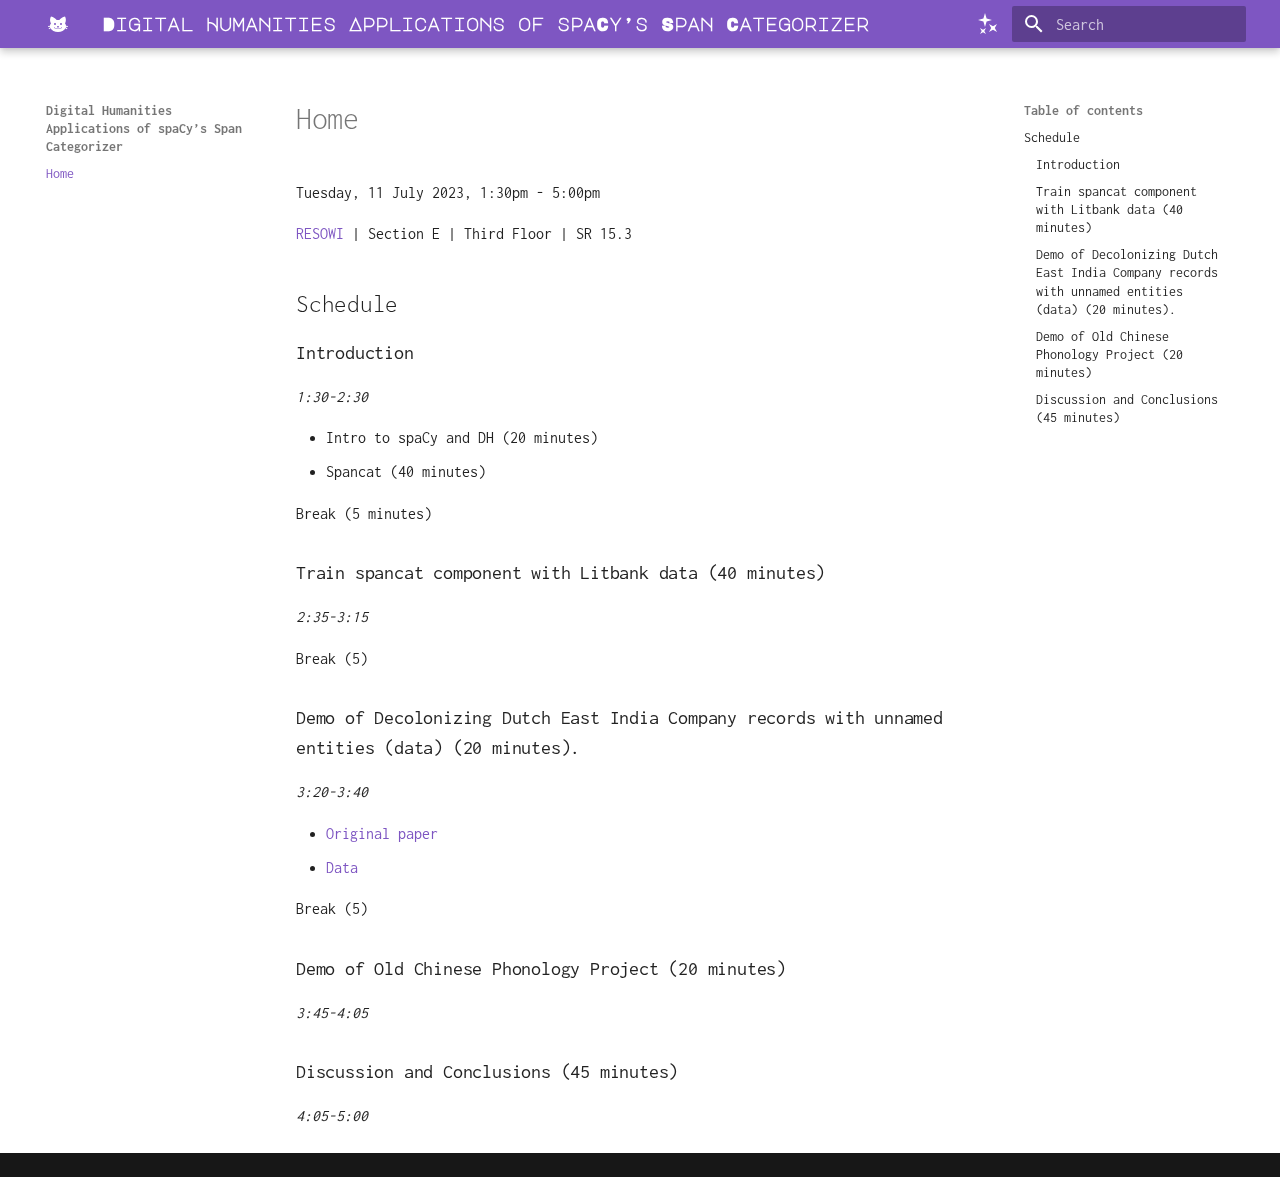
<file: index.html>
<!doctype html>
<html lang="en" class="no-js">
  <head>
    
      <meta charset="utf-8">
      <meta name="viewport" content="width=device-width,initial-scale=1">
      
      
      
      
      
      <link rel="icon" href="images/favicon.png">
      <meta name="generator" content="mkdocs-1.4.3, mkdocs-material-9.1.17">
    
    
      
        <title>Digital Humanities Applications of spaCy’s Span Categorizer</title>
      
    
    
      <link rel="stylesheet" href="assets/stylesheets/main.26e3688c.min.css">
      
        
        <link rel="stylesheet" href="assets/stylesheets/palette.ecc896b0.min.css">
      
      

    
    
    
      
        
        
        <link rel="preconnect" href="https://fonts.gstatic.com" crossorigin>
        <link rel="stylesheet" href="https://fonts.googleapis.com/css?family=Inconsolata:300,300i,400,400i,700,700i%7CRoboto+Mono:400,400i,700,700i&display=fallback">
        <style>:root{--md-text-font:"Inconsolata";--md-code-font:"Roboto Mono"}</style>
      
    
    
      <link rel="stylesheet" href="stylesheets/extra.css">
    
    <script>__md_scope=new URL(".",location),__md_hash=e=>[...e].reduce((e,_)=>(e<<5)-e+_.charCodeAt(0),0),__md_get=(e,_=localStorage,t=__md_scope)=>JSON.parse(_.getItem(t.pathname+"."+e)),__md_set=(e,_,t=localStorage,a=__md_scope)=>{try{t.setItem(a.pathname+"."+e,JSON.stringify(_))}catch(e){}}</script>
    
      

    
    
    
  </head>
  
  
    
    
      
    
    
    
    
    <body dir="ltr" data-md-color-scheme="default" data-md-color-primary="deep-purple" data-md-color-accent="light-blue">
  
    
    
      <script>var palette=__md_get("__palette");if(palette&&"object"==typeof palette.color)for(var key of Object.keys(palette.color))document.body.setAttribute("data-md-color-"+key,palette.color[key])</script>
    
    <input class="md-toggle" data-md-toggle="drawer" type="checkbox" id="__drawer" autocomplete="off">
    <input class="md-toggle" data-md-toggle="search" type="checkbox" id="__search" autocomplete="off">
    <label class="md-overlay" for="__drawer"></label>
    <div data-md-component="skip">
      
        
        <a href="#home" class="md-skip">
          Skip to content
        </a>
      
    </div>
    <div data-md-component="announce">
      
    </div>
    
    
      

  

<header class="md-header md-header--shadow" data-md-component="header">
  <nav class="md-header__inner md-grid" aria-label="Header">
    <a href="." title="Digital Humanities Applications of spaCy’s Span Categorizer" class="md-header__button md-logo" aria-label="Digital Humanities Applications of spaCy’s Span Categorizer" data-md-component="logo">
      
  
  <svg xmlns="http://www.w3.org/2000/svg" viewBox="0 0 24 24"><path d="m12 8-1.33.09C9.81 7.07 7.4 4.5 5 4.5c0 0-1.97 2.96-.04 6.91-.55.83-.89 1.26-.96 2.25l-1.93.29.21.98 1.76-.26.14.71-1.57.94.47.89 1.45-.89C5.68 18.76 8.59 20 12 20s6.32-1.24 7.47-3.68l1.45.89.47-.89-1.57-.94.14-.71 1.76.26.21-.98-1.93-.29c-.07-.99-.41-1.42-.96-2.25C20.97 7.46 19 4.5 19 4.5c-2.4 0-4.81 2.57-5.67 3.59L12 8m-3 3a1 1 0 0 1 1 1 1 1 0 0 1-1 1 1 1 0 0 1-1-1 1 1 0 0 1 1-1m6 0a1 1 0 0 1 1 1 1 1 0 0 1-1 1 1 1 0 0 1-1-1 1 1 0 0 1 1-1m-4 3h2l-.7 1.39c.2.64.76 1.11 1.45 1.11a1.5 1.5 0 0 0 1.5-1.5h.5a2 2 0 0 1-2 2c-.75 0-1.4-.41-1.75-1-.35.59-1 1-1.75 1a2 2 0 0 1-2-2h.5a1.5 1.5 0 0 0 1.5 1.5c.69 0 1.25-.47 1.45-1.11L11 14Z"/></svg>

    </a>
    <label class="md-header__button md-icon" for="__drawer">
      <svg xmlns="http://www.w3.org/2000/svg" viewBox="0 0 24 24"><path d="M3 6h18v2H3V6m0 5h18v2H3v-2m0 5h18v2H3v-2Z"/></svg>
    </label>
    <div class="md-header__title" data-md-component="header-title">
      <div class="md-header__ellipsis">
        <div class="md-header__topic">
          <span class="md-ellipsis">
            Digital Humanities Applications of spaCy’s Span Categorizer
          </span>
        </div>
        <div class="md-header__topic" data-md-component="header-topic">
          <span class="md-ellipsis">
            
              Home
            
          </span>
        </div>
      </div>
    </div>
    
      
        <form class="md-header__option" data-md-component="palette">
          
            
            
            
            <input class="md-option" data-md-color-media="(prefers-color-scheme: light)" data-md-color-scheme="default" data-md-color-primary="deep-purple" data-md-color-accent="light-blue"  aria-label="Switch to light mode"  type="radio" name="__palette" id="__palette_1">
            
              <label class="md-header__button md-icon" title="Switch to light mode" for="__palette_2" hidden>
                <svg xmlns="http://www.w3.org/2000/svg" viewBox="0 0 24 24"><path d="M10.6 9.6 9 15 7.4 9.6 2 8l5.4-1.6L9 1l1.6 5.4L16 8l-5.4 1.6m6.4 4.6 4-2.2-2.2 4 2.2 4-4-2.2-4 2.2 2.2-4-2.2-4 4 2.2M10 16l-1.7 3 1.7 3-3-1.7L4 22l1.7-3L4 16l3 1.7 3-1.7"/></svg>
              </label>
            
          
            
            
            
            <input class="md-option" data-md-color-media="(prefers-color-scheme: dark)" data-md-color-scheme="slate" data-md-color-primary="blue-grey" data-md-color-accent="light-blue"  aria-label="Switch to dark mode"  type="radio" name="__palette" id="__palette_2">
            
              <label class="md-header__button md-icon" title="Switch to dark mode" for="__palette_1" hidden>
                <svg xmlns="http://www.w3.org/2000/svg" viewBox="0 0 24 24"><path d="M12 7a5 5 0 0 1 5 5 5 5 0 0 1-5 5 5 5 0 0 1-5-5 5 5 0 0 1 5-5m0 2a3 3 0 0 0-3 3 3 3 0 0 0 3 3 3 3 0 0 0 3-3 3 3 0 0 0-3-3m0-7 2.39 3.42C13.65 5.15 12.84 5 12 5c-.84 0-1.65.15-2.39.42L12 2M3.34 7l4.16-.35A7.2 7.2 0 0 0 5.94 8.5c-.44.74-.69 1.5-.83 2.29L3.34 7m.02 10 1.76-3.77a7.131 7.131 0 0 0 2.38 4.14L3.36 17M20.65 7l-1.77 3.79a7.023 7.023 0 0 0-2.38-4.15l4.15.36m-.01 10-4.14.36c.59-.51 1.12-1.14 1.54-1.86.42-.73.69-1.5.83-2.29L20.64 17M12 22l-2.41-3.44c.74.27 1.55.44 2.41.44.82 0 1.63-.17 2.37-.44L12 22Z"/></svg>
              </label>
            
          
        </form>
      
    
    
    
      <label class="md-header__button md-icon" for="__search">
        <svg xmlns="http://www.w3.org/2000/svg" viewBox="0 0 24 24"><path d="M9.5 3A6.5 6.5 0 0 1 16 9.5c0 1.61-.59 3.09-1.56 4.23l.27.27h.79l5 5-1.5 1.5-5-5v-.79l-.27-.27A6.516 6.516 0 0 1 9.5 16 6.5 6.5 0 0 1 3 9.5 6.5 6.5 0 0 1 9.5 3m0 2C7 5 5 7 5 9.5S7 14 9.5 14 14 12 14 9.5 12 5 9.5 5Z"/></svg>
      </label>
      <div class="md-search" data-md-component="search" role="dialog">
  <label class="md-search__overlay" for="__search"></label>
  <div class="md-search__inner" role="search">
    <form class="md-search__form" name="search">
      <input type="text" class="md-search__input" name="query" aria-label="Search" placeholder="Search" autocapitalize="off" autocorrect="off" autocomplete="off" spellcheck="false" data-md-component="search-query" required>
      <label class="md-search__icon md-icon" for="__search">
        <svg xmlns="http://www.w3.org/2000/svg" viewBox="0 0 24 24"><path d="M9.5 3A6.5 6.5 0 0 1 16 9.5c0 1.61-.59 3.09-1.56 4.23l.27.27h.79l5 5-1.5 1.5-5-5v-.79l-.27-.27A6.516 6.516 0 0 1 9.5 16 6.5 6.5 0 0 1 3 9.5 6.5 6.5 0 0 1 9.5 3m0 2C7 5 5 7 5 9.5S7 14 9.5 14 14 12 14 9.5 12 5 9.5 5Z"/></svg>
        <svg xmlns="http://www.w3.org/2000/svg" viewBox="0 0 24 24"><path d="M20 11v2H8l5.5 5.5-1.42 1.42L4.16 12l7.92-7.92L13.5 5.5 8 11h12Z"/></svg>
      </label>
      <nav class="md-search__options" aria-label="Search">
        
        <button type="reset" class="md-search__icon md-icon" title="Clear" aria-label="Clear" tabindex="-1">
          <svg xmlns="http://www.w3.org/2000/svg" viewBox="0 0 24 24"><path d="M19 6.41 17.59 5 12 10.59 6.41 5 5 6.41 10.59 12 5 17.59 6.41 19 12 13.41 17.59 19 19 17.59 13.41 12 19 6.41Z"/></svg>
        </button>
      </nav>
      
        <div class="md-search__suggest" data-md-component="search-suggest"></div>
      
    </form>
    <div class="md-search__output">
      <div class="md-search__scrollwrap" data-md-scrollfix>
        <div class="md-search-result" data-md-component="search-result">
          <div class="md-search-result__meta">
            Initializing search
          </div>
          <ol class="md-search-result__list" role="presentation"></ol>
        </div>
      </div>
    </div>
  </div>
</div>
    
    
  </nav>
  
</header>
    
    <div class="md-container" data-md-component="container">
      
      
        
          
        
      
      <main class="md-main" data-md-component="main">
        <div class="md-main__inner md-grid">
          
            
              
              <div class="md-sidebar md-sidebar--primary" data-md-component="sidebar" data-md-type="navigation" >
                <div class="md-sidebar__scrollwrap">
                  <div class="md-sidebar__inner">
                    


<nav class="md-nav md-nav--primary" aria-label="Navigation" data-md-level="0">
  <label class="md-nav__title" for="__drawer">
    <a href="." title="Digital Humanities Applications of spaCy’s Span Categorizer" class="md-nav__button md-logo" aria-label="Digital Humanities Applications of spaCy’s Span Categorizer" data-md-component="logo">
      
  
  <svg xmlns="http://www.w3.org/2000/svg" viewBox="0 0 24 24"><path d="m12 8-1.33.09C9.81 7.07 7.4 4.5 5 4.5c0 0-1.97 2.96-.04 6.91-.55.83-.89 1.26-.96 2.25l-1.93.29.21.98 1.76-.26.14.71-1.57.94.47.89 1.45-.89C5.68 18.76 8.59 20 12 20s6.32-1.24 7.47-3.68l1.45.89.47-.89-1.57-.94.14-.71 1.76.26.21-.98-1.93-.29c-.07-.99-.41-1.42-.96-2.25C20.97 7.46 19 4.5 19 4.5c-2.4 0-4.81 2.57-5.67 3.59L12 8m-3 3a1 1 0 0 1 1 1 1 1 0 0 1-1 1 1 1 0 0 1-1-1 1 1 0 0 1 1-1m6 0a1 1 0 0 1 1 1 1 1 0 0 1-1 1 1 1 0 0 1-1-1 1 1 0 0 1 1-1m-4 3h2l-.7 1.39c.2.64.76 1.11 1.45 1.11a1.5 1.5 0 0 0 1.5-1.5h.5a2 2 0 0 1-2 2c-.75 0-1.4-.41-1.75-1-.35.59-1 1-1.75 1a2 2 0 0 1-2-2h.5a1.5 1.5 0 0 0 1.5 1.5c.69 0 1.25-.47 1.45-1.11L11 14Z"/></svg>

    </a>
    Digital Humanities Applications of spaCy’s Span Categorizer
  </label>
  
  <ul class="md-nav__list" data-md-scrollfix>
    
      
      
      

  
  
    
  
  
    <li class="md-nav__item md-nav__item--active">
      
      <input class="md-nav__toggle md-toggle" type="checkbox" id="__toc">
      
      
        
      
      
        <label class="md-nav__link md-nav__link--active" for="__toc">
          Home
          <span class="md-nav__icon md-icon"></span>
        </label>
      
      <a href="." class="md-nav__link md-nav__link--active">
        Home
      </a>
      
        

<nav class="md-nav md-nav--secondary" aria-label="Table of contents">
  
  
  
    
  
  
    <label class="md-nav__title" for="__toc">
      <span class="md-nav__icon md-icon"></span>
      Table of contents
    </label>
    <ul class="md-nav__list" data-md-component="toc" data-md-scrollfix>
      
        <li class="md-nav__item">
  <a href="#schedule" class="md-nav__link">
    Schedule
  </a>
  
    <nav class="md-nav" aria-label="Schedule">
      <ul class="md-nav__list">
        
          <li class="md-nav__item">
  <a href="#introduction" class="md-nav__link">
    Introduction
  </a>
  
</li>
        
          <li class="md-nav__item">
  <a href="#train-spancat-component-with-litbank-data-40-minutes" class="md-nav__link">
    Train spancat component with Litbank data (40 minutes)
  </a>
  
</li>
        
          <li class="md-nav__item">
  <a href="#demo-of-decolonizing-dutch-east-india-company-records-with-unnamed-entities-data-20-minutes" class="md-nav__link">
    Demo of Decolonizing Dutch East India Company records with unnamed entities (data) (20 minutes).
  </a>
  
</li>
        
          <li class="md-nav__item">
  <a href="#demo-of-old-chinese-phonology-project-20-minutes" class="md-nav__link">
    Demo of Old Chinese Phonology Project (20 minutes)
  </a>
  
</li>
        
          <li class="md-nav__item">
  <a href="#discussion-and-conclusions-45-minutes" class="md-nav__link">
    Discussion and Conclusions (45 minutes)
  </a>
  
</li>
        
      </ul>
    </nav>
  
</li>
      
    </ul>
  
</nav>
      
    </li>
  

    
  </ul>
</nav>
                  </div>
                </div>
              </div>
            
            
              
              <div class="md-sidebar md-sidebar--secondary" data-md-component="sidebar" data-md-type="toc" >
                <div class="md-sidebar__scrollwrap">
                  <div class="md-sidebar__inner">
                    

<nav class="md-nav md-nav--secondary" aria-label="Table of contents">
  
  
  
    
  
  
    <label class="md-nav__title" for="__toc">
      <span class="md-nav__icon md-icon"></span>
      Table of contents
    </label>
    <ul class="md-nav__list" data-md-component="toc" data-md-scrollfix>
      
        <li class="md-nav__item">
  <a href="#schedule" class="md-nav__link">
    Schedule
  </a>
  
    <nav class="md-nav" aria-label="Schedule">
      <ul class="md-nav__list">
        
          <li class="md-nav__item">
  <a href="#introduction" class="md-nav__link">
    Introduction
  </a>
  
</li>
        
          <li class="md-nav__item">
  <a href="#train-spancat-component-with-litbank-data-40-minutes" class="md-nav__link">
    Train spancat component with Litbank data (40 minutes)
  </a>
  
</li>
        
          <li class="md-nav__item">
  <a href="#demo-of-decolonizing-dutch-east-india-company-records-with-unnamed-entities-data-20-minutes" class="md-nav__link">
    Demo of Decolonizing Dutch East India Company records with unnamed entities (data) (20 minutes).
  </a>
  
</li>
        
          <li class="md-nav__item">
  <a href="#demo-of-old-chinese-phonology-project-20-minutes" class="md-nav__link">
    Demo of Old Chinese Phonology Project (20 minutes)
  </a>
  
</li>
        
          <li class="md-nav__item">
  <a href="#discussion-and-conclusions-45-minutes" class="md-nav__link">
    Discussion and Conclusions (45 minutes)
  </a>
  
</li>
        
      </ul>
    </nav>
  
</li>
      
    </ul>
  
</nav>
                  </div>
                </div>
              </div>
            
          
          
            <div class="md-content" data-md-component="content">
              <article class="md-content__inner md-typeset">
                
                  


<h1 id="home">Home</h1>
<p>Tuesday, 11 July 2023, 1:30pm - 5:00pm </p>
<p><a href="https://ub.uni-graz.at/de/bibliotheken/fakultaetsbibliothek-resowi/">RESOWI</a> | Section E | Third Floor | SR 15.3</p>
<h2 id="schedule">Schedule</h2>
<h3 id="introduction">Introduction</h3>
<p><em>1:30-2:30</em></p>
<ul>
<li>Intro to spaCy and DH (20 minutes)</li>
<li>Spancat (40 minutes)</li>
</ul>
<p>Break (5 minutes)</p>
<h3 id="train-spancat-component-with-litbank-data-40-minutes">Train spancat component with Litbank data (40 minutes)</h3>
<p><em>2:35-3:15</em></p>
<p>Break (5)</p>
<h3 id="demo-of-decolonizing-dutch-east-india-company-records-with-unnamed-entities-data-20-minutes">Demo of Decolonizing Dutch East India Company records with unnamed entities (data) (20 minutes).</h3>
<p><em>3:20-3:40</em> </p>
<ul>
<li><a href="https://doi.org/10.1108/JD-02-2022-0038">Original paper</a> </li>
<li><a href="https://zenodo.org/record/7129316">Data</a> </li>
</ul>
<p>Break (5)</p>
<h3 id="demo-of-old-chinese-phonology-project-20-minutes">Demo of Old Chinese Phonology Project (20 minutes)</h3>
<p><em>3:45-4:05</em></p>
<h3 id="discussion-and-conclusions-45-minutes">Discussion and Conclusions (45 minutes)</h3>
<p><em>4:05-5:00</em></p>





                
              </article>
            </div>
          
          
  <script>var tabs=__md_get("__tabs");if(Array.isArray(tabs))e:for(var set of document.querySelectorAll(".tabbed-set")){var tab,labels=set.querySelector(".tabbed-labels");for(tab of tabs)for(var label of labels.getElementsByTagName("label"))if(label.innerText.trim()===tab){var input=document.getElementById(label.htmlFor);input.checked=!0;continue e}}</script>

        </div>
        
      </main>
      
        <footer class="md-footer">
  
  <div class="md-footer-meta md-typeset">
    <div class="md-footer-meta__inner md-grid">
      <div class="md-copyright">
  
  
</div>
      
    </div>
  </div>
</footer>
      
    </div>
    <div class="md-dialog" data-md-component="dialog">
      <div class="md-dialog__inner md-typeset"></div>
    </div>
    
    <script id="__config" type="application/json">{"base": ".", "features": ["search.suggest", "search.highlight", "content.tabs.link"], "search": "assets/javascripts/workers/search.208ed371.min.js", "translations": {"clipboard.copied": "Copied to clipboard", "clipboard.copy": "Copy to clipboard", "search.result.more.one": "1 more on this page", "search.result.more.other": "# more on this page", "search.result.none": "No matching documents", "search.result.one": "1 matching document", "search.result.other": "# matching documents", "search.result.placeholder": "Type to start searching", "search.result.term.missing": "Missing", "select.version": "Select version"}}</script>
    
    
      <script src="assets/javascripts/bundle.b425cdc4.min.js"></script>
      
    
  </body>
</html>
</file>
<file: stylesheets/extra.css>
@import url('https://fonts.googleapis.com/css2?family=Major+Mono+Display&display=swap');
.md-header__title { 
  font-family: "Major Mono Display";
}
</file>
<file: assets/stylesheets/main.26e3688c.min.css>
@charset "UTF-8";html{-webkit-text-size-adjust:none;-moz-text-size-adjust:none;text-size-adjust:none;box-sizing:border-box}*,:after,:before{box-sizing:inherit}@media (prefers-reduced-motion){*,:after,:before{transition:none!important}}body{margin:0}a,button,input,label{-webkit-tap-highlight-color:transparent}a{color:inherit;text-decoration:none}hr{border:0;box-sizing:initial;display:block;height:.05rem;overflow:visible;padding:0}small{font-size:80%}sub,sup{line-height:1em}img{border-style:none}table{border-collapse:initial;border-spacing:0}td,th{font-weight:400;vertical-align:top}button{background:#0000;border:0;font-family:inherit;font-size:inherit;margin:0;padding:0}input{border:0;outline:none}:root{--md-primary-fg-color:#4051b5;--md-primary-fg-color--light:#5d6cc0;--md-primary-fg-color--dark:#303fa1;--md-primary-bg-color:#fff;--md-primary-bg-color--light:#ffffffb3;--md-accent-fg-color:#526cfe;--md-accent-fg-color--transparent:#526cfe1a;--md-accent-bg-color:#fff;--md-accent-bg-color--light:#ffffffb3}[data-md-color-scheme=default]{color-scheme:light}[data-md-color-scheme=default] img[src$="#gh-dark-mode-only"],[data-md-color-scheme=default] img[src$="#only-dark"]{display:none}:root,[data-md-color-scheme=default]{--md-default-fg-color:#000000de;--md-default-fg-color--light:#0000008a;--md-default-fg-color--lighter:#00000052;--md-default-fg-color--lightest:#00000012;--md-default-bg-color:#fff;--md-default-bg-color--light:#ffffffb3;--md-default-bg-color--lighter:#ffffff4d;--md-default-bg-color--lightest:#ffffff1f;--md-code-fg-color:#36464e;--md-code-bg-color:#f5f5f5;--md-code-hl-color:#ffff0080;--md-code-hl-number-color:#d52a2a;--md-code-hl-special-color:#db1457;--md-code-hl-function-color:#a846b9;--md-code-hl-constant-color:#6e59d9;--md-code-hl-keyword-color:#3f6ec6;--md-code-hl-string-color:#1c7d4d;--md-code-hl-name-color:var(--md-code-fg-color);--md-code-hl-operator-color:var(--md-default-fg-color--light);--md-code-hl-punctuation-color:var(--md-default-fg-color--light);--md-code-hl-comment-color:var(--md-default-fg-color--light);--md-code-hl-generic-color:var(--md-default-fg-color--light);--md-code-hl-variable-color:var(--md-default-fg-color--light);--md-typeset-color:var(--md-default-fg-color);--md-typeset-a-color:var(--md-primary-fg-color);--md-typeset-mark-color:#ffff0080;--md-typeset-del-color:#f5503d26;--md-typeset-ins-color:#0bd57026;--md-typeset-kbd-color:#fafafa;--md-typeset-kbd-accent-color:#fff;--md-typeset-kbd-border-color:#b8b8b8;--md-typeset-table-color:#0000001f;--md-typeset-table-color--light:rgba(0,0,0,.035);--md-admonition-fg-color:var(--md-default-fg-color);--md-admonition-bg-color:var(--md-default-bg-color);--md-warning-fg-color:#000000de;--md-warning-bg-color:#ff9;--md-footer-fg-color:#fff;--md-footer-fg-color--light:#ffffffb3;--md-footer-fg-color--lighter:#ffffff73;--md-footer-bg-color:#000000de;--md-footer-bg-color--dark:#00000052;--md-shadow-z1:0 0.2rem 0.5rem #0000000d,0 0 0.05rem #0000001a;--md-shadow-z2:0 0.2rem 0.5rem #0000001a,0 0 0.05rem #00000040;--md-shadow-z3:0 0.2rem 0.5rem #0003,0 0 0.05rem #00000059}.md-icon svg{fill:currentcolor;display:block;height:1.2rem;width:1.2rem}body{-webkit-font-smoothing:antialiased;-moz-osx-font-smoothing:grayscale;--md-text-font-family:var(--md-text-font,_),-apple-system,BlinkMacSystemFont,Helvetica,Arial,sans-serif;--md-code-font-family:var(--md-code-font,_),SFMono-Regular,Consolas,Menlo,monospace}aside,body,input{font-feature-settings:"kern","liga";color:var(--md-typeset-color);font-family:var(--md-text-font-family)}code,kbd,pre{font-feature-settings:"kern";font-family:var(--md-code-font-family)}:root{--md-typeset-table-sort-icon:url('data:image/svg+xml;charset=utf-8,<svg xmlns="http://www.w3.org/2000/svg" viewBox="0 0 24 24"><path d="m18 21-4-4h3V7h-3l4-4 4 4h-3v10h3M2 19v-2h10v2M2 13v-2h7v2M2 7V5h4v2H2Z"/></svg>');--md-typeset-table-sort-icon--asc:url('data:image/svg+xml;charset=utf-8,<svg xmlns="http://www.w3.org/2000/svg" viewBox="0 0 24 24"><path d="M19 17h3l-4 4-4-4h3V3h2M2 17h10v2H2M6 5v2H2V5m0 6h7v2H2v-2Z"/></svg>');--md-typeset-table-sort-icon--desc:url('data:image/svg+xml;charset=utf-8,<svg xmlns="http://www.w3.org/2000/svg" viewBox="0 0 24 24"><path d="M19 7h3l-4-4-4 4h3v14h2M2 17h10v2H2M6 5v2H2V5m0 6h7v2H2v-2Z"/></svg>')}.md-typeset{-webkit-print-color-adjust:exact;color-adjust:exact;font-size:.8rem;line-height:1.6}@media print{.md-typeset{font-size:.68rem}}.md-typeset blockquote,.md-typeset dl,.md-typeset figure,.md-typeset ol,.md-typeset pre,.md-typeset ul{margin-bottom:1em;margin-top:1em}.md-typeset h1{color:var(--md-default-fg-color--light);font-size:2em;line-height:1.3;margin:0 0 1.25em}.md-typeset h1,.md-typeset h2{font-weight:300;letter-spacing:-.01em}.md-typeset h2{font-size:1.5625em;line-height:1.4;margin:1.6em 0 .64em}.md-typeset h3{font-size:1.25em;font-weight:400;letter-spacing:-.01em;line-height:1.5;margin:1.6em 0 .8em}.md-typeset h2+h3{margin-top:.8em}.md-typeset h4{font-weight:700;letter-spacing:-.01em;margin:1em 0}.md-typeset h5,.md-typeset h6{color:var(--md-default-fg-color--light);font-size:.8em;font-weight:700;letter-spacing:-.01em;margin:1.25em 0}.md-typeset h5{text-transform:uppercase}.md-typeset hr{border-bottom:.05rem solid var(--md-default-fg-color--lightest);display:flow-root;margin:1.5em 0}.md-typeset a{color:var(--md-typeset-a-color);word-break:break-word}.md-typeset a,.md-typeset a:before{transition:color 125ms}.md-typeset a:focus,.md-typeset a:hover{color:var(--md-accent-fg-color)}.md-typeset a:focus code,.md-typeset a:hover code{background-color:var(--md-accent-fg-color--transparent)}.md-typeset a code{color:currentcolor;transition:background-color 125ms}.md-typeset a.focus-visible{outline-color:var(--md-accent-fg-color);outline-offset:.2rem}.md-typeset code,.md-typeset kbd,.md-typeset pre{color:var(--md-code-fg-color);direction:ltr;font-variant-ligatures:none}@media print{.md-typeset code,.md-typeset kbd,.md-typeset pre{white-space:pre-wrap}}.md-typeset code{background-color:var(--md-code-bg-color);border-radius:.1rem;-webkit-box-decoration-break:clone;box-decoration-break:clone;font-size:.85em;padding:0 .2941176471em;word-break:break-word}.md-typeset code:not(.focus-visible){-webkit-tap-highlight-color:transparent;outline:none}.md-typeset pre{display:flow-root;line-height:1.4;position:relative}.md-typeset pre>code{-webkit-box-decoration-break:slice;box-decoration-break:slice;box-shadow:none;display:block;margin:0;outline-color:var(--md-accent-fg-color);overflow:auto;padding:.7720588235em 1.1764705882em;scrollbar-color:var(--md-default-fg-color--lighter) #0000;scrollbar-width:thin;touch-action:auto;word-break:normal}.md-typeset pre>code:hover{scrollbar-color:var(--md-accent-fg-color) #0000}.md-typeset pre>code::-webkit-scrollbar{height:.2rem;width:.2rem}.md-typeset pre>code::-webkit-scrollbar-thumb{background-color:var(--md-default-fg-color--lighter)}.md-typeset pre>code::-webkit-scrollbar-thumb:hover{background-color:var(--md-accent-fg-color)}.md-typeset kbd{background-color:var(--md-typeset-kbd-color);border-radius:.1rem;box-shadow:0 .1rem 0 .05rem var(--md-typeset-kbd-border-color),0 .1rem 0 var(--md-typeset-kbd-border-color),0 -.1rem .2rem var(--md-typeset-kbd-accent-color) inset;color:var(--md-default-fg-color);display:inline-block;font-size:.75em;padding:0 .6666666667em;vertical-align:text-top;word-break:break-word}.md-typeset mark{background-color:var(--md-typeset-mark-color);-webkit-box-decoration-break:clone;box-decoration-break:clone;color:inherit;word-break:break-word}.md-typeset abbr{border-bottom:.05rem dotted var(--md-default-fg-color--light);cursor:help;text-decoration:none}@media (hover:none){.md-typeset abbr[title]:focus:after,.md-typeset abbr[title]:hover:after{background-color:var(--md-default-fg-color);border-radius:.1rem;box-shadow:var(--md-shadow-z3);color:var(--md-default-bg-color);content:attr(title);font-size:.7rem;left:.8rem;margin-top:2em;padding:.2rem .3rem;position:absolute;right:.8rem}}.md-typeset small{opacity:.75}[dir=ltr] .md-typeset sub,[dir=ltr] .md-typeset sup{margin-left:.078125em}[dir=rtl] .md-typeset sub,[dir=rtl] .md-typeset sup{margin-right:.078125em}[dir=ltr] .md-typeset blockquote{padding-left:.6rem}[dir=rtl] .md-typeset blockquote{padding-right:.6rem}[dir=ltr] .md-typeset blockquote{border-left:.2rem solid var(--md-default-fg-color--lighter)}[dir=rtl] .md-typeset blockquote{border-right:.2rem solid var(--md-default-fg-color--lighter)}.md-typeset blockquote{color:var(--md-default-fg-color--light);margin-left:0;margin-right:0}.md-typeset ul{list-style-type:disc}[dir=ltr] .md-typeset ol,[dir=ltr] .md-typeset ul{margin-left:.625em}[dir=rtl] .md-typeset ol,[dir=rtl] .md-typeset ul{margin-right:.625em}.md-typeset ol,.md-typeset ul{padding:0}.md-typeset ol:not([hidden]),.md-typeset ul:not([hidden]){display:flow-root}.md-typeset ol ol,.md-typeset ul ol{list-style-type:lower-alpha}.md-typeset ol ol ol,.md-typeset ul ol ol{list-style-type:lower-roman}[dir=ltr] .md-typeset ol li,[dir=ltr] .md-typeset ul li{margin-left:1.25em}[dir=rtl] .md-typeset ol li,[dir=rtl] .md-typeset ul li{margin-right:1.25em}.md-typeset ol li,.md-typeset ul li{margin-bottom:.5em}.md-typeset ol li blockquote,.md-typeset ol li p,.md-typeset ul li blockquote,.md-typeset ul li p{margin:.5em 0}.md-typeset ol li:last-child,.md-typeset ul li:last-child{margin-bottom:0}[dir=ltr] .md-typeset ol li ol,[dir=ltr] .md-typeset ol li ul,[dir=ltr] .md-typeset ul li ol,[dir=ltr] .md-typeset ul li ul{margin-left:.625em}[dir=rtl] .md-typeset ol li ol,[dir=rtl] .md-typeset ol li ul,[dir=rtl] .md-typeset ul li ol,[dir=rtl] .md-typeset ul li ul{margin-right:.625em}.md-typeset ol li ol,.md-typeset ol li ul,.md-typeset ul li ol,.md-typeset ul li ul{margin-bottom:.5em;margin-top:.5em}[dir=ltr] .md-typeset dd{margin-left:1.875em}[dir=rtl] .md-typeset dd{margin-right:1.875em}.md-typeset dd{margin-bottom:1.5em;margin-top:1em}.md-typeset img,.md-typeset svg,.md-typeset video{height:auto;max-width:100%}.md-typeset img[align=left]{margin:1em 1em 1em 0}.md-typeset img[align=right]{margin:1em 0 1em 1em}.md-typeset img[align]:only-child{margin-top:0}.md-typeset figure{display:flow-root;margin:1em auto;max-width:100%;text-align:center;width:-webkit-fit-content;width:-moz-fit-content;width:fit-content}.md-typeset figure img{display:block}.md-typeset figcaption{font-style:italic;margin:1em auto;max-width:24rem}.md-typeset iframe{max-width:100%}.md-typeset table:not([class]){background-color:var(--md-default-bg-color);border:.05rem solid var(--md-typeset-table-color);border-radius:.1rem;display:inline-block;font-size:.64rem;max-width:100%;overflow:auto;touch-action:auto}@media print{.md-typeset table:not([class]){display:table}}.md-typeset table:not([class])+*{margin-top:1.5em}.md-typeset table:not([class]) td>:first-child,.md-typeset table:not([class]) th>:first-child{margin-top:0}.md-typeset table:not([class]) td>:last-child,.md-typeset table:not([class]) th>:last-child{margin-bottom:0}.md-typeset table:not([class]) td:not([align]),.md-typeset table:not([class]) th:not([align]){text-align:left}[dir=rtl] .md-typeset table:not([class]) td:not([align]),[dir=rtl] .md-typeset table:not([class]) th:not([align]){text-align:right}.md-typeset table:not([class]) th{font-weight:700;min-width:5rem;padding:.9375em 1.25em;vertical-align:top}.md-typeset table:not([class]) td{border-top:.05rem solid var(--md-typeset-table-color);padding:.9375em 1.25em;vertical-align:top}.md-typeset table:not([class]) tbody tr{transition:background-color 125ms}.md-typeset table:not([class]) tbody tr:hover{background-color:var(--md-typeset-table-color--light);box-shadow:0 .05rem 0 var(--md-default-bg-color) inset}.md-typeset table:not([class]) a{word-break:normal}.md-typeset table th[role=columnheader]{cursor:pointer}[dir=ltr] .md-typeset table th[role=columnheader]:after{margin-left:.5em}[dir=rtl] .md-typeset table th[role=columnheader]:after{margin-right:.5em}.md-typeset table th[role=columnheader]:after{content:"";display:inline-block;height:1.2em;-webkit-mask-image:var(--md-typeset-table-sort-icon);mask-image:var(--md-typeset-table-sort-icon);-webkit-mask-repeat:no-repeat;mask-repeat:no-repeat;-webkit-mask-size:contain;mask-size:contain;transition:background-color 125ms;vertical-align:text-bottom;width:1.2em}.md-typeset table th[role=columnheader]:hover:after{background-color:var(--md-default-fg-color--lighter)}.md-typeset table th[role=columnheader][aria-sort=ascending]:after{background-color:var(--md-default-fg-color--light);-webkit-mask-image:var(--md-typeset-table-sort-icon--asc);mask-image:var(--md-typeset-table-sort-icon--asc)}.md-typeset table th[role=columnheader][aria-sort=descending]:after{background-color:var(--md-default-fg-color--light);-webkit-mask-image:var(--md-typeset-table-sort-icon--desc);mask-image:var(--md-typeset-table-sort-icon--desc)}.md-typeset__scrollwrap{margin:1em -.8rem;overflow-x:auto;touch-action:auto}.md-typeset__table{display:inline-block;margin-bottom:.5em;padding:0 .8rem}@media print{.md-typeset__table{display:block}}html .md-typeset__table table{display:table;margin:0;overflow:hidden;width:100%}@media screen and (max-width:44.9375em){.md-content__inner>pre{margin:1em -.8rem}.md-content__inner>pre code{border-radius:0}}.md-banner{background-color:var(--md-footer-bg-color);color:var(--md-footer-fg-color);overflow:auto}@media print{.md-banner{display:none}}.md-banner--warning{background-color:var(--md-warning-bg-color);color:var(--md-warning-fg-color)}.md-banner__inner{font-size:.7rem;margin:.6rem auto;padding:0 .8rem}[dir=ltr] .md-banner__button{float:right}[dir=rtl] .md-banner__button{float:left}.md-banner__button{color:inherit;cursor:pointer;transition:opacity .25s}.md-banner__button:hover{opacity:.7}html{font-size:125%;height:100%;overflow-x:hidden}@media screen and (min-width:100em){html{font-size:137.5%}}@media screen and (min-width:125em){html{font-size:150%}}body{background-color:var(--md-default-bg-color);display:flex;flex-direction:column;font-size:.5rem;min-height:100%;position:relative;width:100%}@media print{body{display:block}}@media screen and (max-width:59.9375em){body[data-md-scrolllock]{position:fixed}}.md-grid{margin-left:auto;margin-right:auto;max-width:61rem}.md-container{display:flex;flex-direction:column;flex-grow:1}@media print{.md-container{display:block}}.md-main{flex-grow:1}.md-main__inner{display:flex;height:100%;margin-top:1.5rem}.md-ellipsis{overflow:hidden;text-overflow:ellipsis}.md-toggle{display:none}.md-option{height:0;opacity:0;position:absolute;width:0}.md-option:checked+label:not([hidden]){display:block}.md-option.focus-visible+label{outline-color:var(--md-accent-fg-color);outline-style:auto}.md-skip{background-color:var(--md-default-fg-color);border-radius:.1rem;color:var(--md-default-bg-color);font-size:.64rem;margin:.5rem;opacity:0;outline-color:var(--md-accent-fg-color);padding:.3rem .5rem;position:fixed;transform:translateY(.4rem);z-index:-1}.md-skip:focus{opacity:1;transform:translateY(0);transition:transform .25s cubic-bezier(.4,0,.2,1),opacity 175ms 75ms;z-index:10}@page{margin:25mm}:root{--md-clipboard-icon:url('data:image/svg+xml;charset=utf-8,<svg xmlns="http://www.w3.org/2000/svg" viewBox="0 0 24 24"><path d="M19 21H8V7h11m0-2H8a2 2 0 0 0-2 2v14a2 2 0 0 0 2 2h11a2 2 0 0 0 2-2V7a2 2 0 0 0-2-2m-3-4H4a2 2 0 0 0-2 2v14h2V3h12V1Z"/></svg>')}.md-clipboard{border-radius:.1rem;color:var(--md-default-fg-color--lightest);cursor:pointer;height:1.5em;outline-color:var(--md-accent-fg-color);outline-offset:.1rem;position:absolute;right:.5em;top:.5em;transition:color .25s;width:1.5em;z-index:1}@media print{.md-clipboard{display:none}}.md-clipboard:not(.focus-visible){-webkit-tap-highlight-color:transparent;outline:none}:hover>.md-clipboard{color:var(--md-default-fg-color--light)}.md-clipboard:focus,.md-clipboard:hover{color:var(--md-accent-fg-color)}.md-clipboard:after{background-color:currentcolor;content:"";display:block;height:1.125em;margin:0 auto;-webkit-mask-image:var(--md-clipboard-icon);mask-image:var(--md-clipboard-icon);-webkit-mask-position:center;mask-position:center;-webkit-mask-repeat:no-repeat;mask-repeat:no-repeat;-webkit-mask-size:contain;mask-size:contain;width:1.125em}.md-clipboard--inline{cursor:pointer}.md-clipboard--inline code{transition:color .25s,background-color .25s}.md-clipboard--inline:focus code,.md-clipboard--inline:hover code{background-color:var(--md-accent-fg-color--transparent);color:var(--md-accent-fg-color)}@keyframes consent{0%{opacity:0;transform:translateY(100%)}to{opacity:1;transform:translateY(0)}}@keyframes overlay{0%{opacity:0}to{opacity:1}}.md-consent__overlay{animation:overlay .25s both;-webkit-backdrop-filter:blur(.1rem);backdrop-filter:blur(.1rem);background-color:#0000008a;height:100%;opacity:1;position:fixed;top:0;width:100%;z-index:5}.md-consent__inner{animation:consent .5s cubic-bezier(.1,.7,.1,1) both;background-color:var(--md-default-bg-color);border:0;border-radius:.1rem;bottom:0;box-shadow:0 0 .2rem #0000001a,0 .2rem .4rem #0003;max-height:100%;overflow:auto;padding:0;position:fixed;width:100%;z-index:5}.md-consent__form{padding:.8rem}.md-consent__settings{display:none;margin:1em 0}input:checked+.md-consent__settings{display:block}.md-consent__controls{margin-bottom:.8rem}.md-typeset .md-consent__controls .md-button{display:inline}@media screen and (max-width:44.9375em){.md-typeset .md-consent__controls .md-button{display:block;margin-top:.4rem;text-align:center;width:100%}}.md-consent label{cursor:pointer}.md-content{flex-grow:1;min-width:0}.md-content__inner{margin:0 .8rem 1.2rem;padding-top:.6rem}@media screen and (min-width:76.25em){[dir=ltr] .md-sidebar--primary:not([hidden])~.md-content>.md-content__inner{margin-left:1.2rem}[dir=ltr] .md-sidebar--secondary:not([hidden])~.md-content>.md-content__inner,[dir=rtl] .md-sidebar--primary:not([hidden])~.md-content>.md-content__inner{margin-right:1.2rem}[dir=rtl] .md-sidebar--secondary:not([hidden])~.md-content>.md-content__inner{margin-left:1.2rem}}.md-content__inner:before{content:"";display:block;height:.4rem}.md-content__inner>:last-child{margin-bottom:0}[dir=ltr] .md-content__button{float:right}[dir=rtl] .md-content__button{float:left}[dir=ltr] .md-content__button{margin-left:.4rem}[dir=rtl] .md-content__button{margin-right:.4rem}.md-content__button{margin:.4rem 0;padding:0}@media print{.md-content__button{display:none}}.md-typeset .md-content__button{color:var(--md-default-fg-color--lighter)}.md-content__button svg{display:inline;vertical-align:top}[dir=rtl] .md-content__button svg{transform:scaleX(-1)}[dir=ltr] .md-dialog{right:.8rem}[dir=rtl] .md-dialog{left:.8rem}.md-dialog{background-color:var(--md-default-fg-color);border-radius:.1rem;bottom:.8rem;box-shadow:var(--md-shadow-z3);min-width:11.1rem;opacity:0;padding:.4rem .6rem;pointer-events:none;position:fixed;transform:translateY(100%);transition:transform 0ms .4s,opacity .4s;z-index:4}@media print{.md-dialog{display:none}}.md-dialog--active{opacity:1;pointer-events:auto;transform:translateY(0);transition:transform .4s cubic-bezier(.075,.85,.175,1),opacity .4s}.md-dialog__inner{color:var(--md-default-bg-color);font-size:.7rem}.md-feedback{margin:2em 0 1em;text-align:center}.md-feedback fieldset{border:none;margin:0;padding:0}.md-feedback__title{font-weight:700;margin:1em auto}.md-feedback__inner{position:relative}.md-feedback__list{align-content:baseline;display:flex;flex-wrap:wrap;justify-content:center;position:relative}.md-feedback__list:hover .md-icon:not(:disabled){color:var(--md-default-fg-color--lighter)}:disabled .md-feedback__list{min-height:1.8rem}.md-feedback__icon{color:var(--md-default-fg-color--light);cursor:pointer;flex-shrink:0;margin:0 .1rem;transition:color 125ms}.md-feedback__icon:not(:disabled).md-icon:hover{color:var(--md-accent-fg-color)}.md-feedback__icon:disabled{color:var(--md-default-fg-color--lightest);pointer-events:none}.md-feedback__note{opacity:0;position:relative;transform:translateY(.4rem);transition:transform .4s cubic-bezier(.1,.7,.1,1),opacity .15s}.md-feedback__note>*{margin:0 auto;max-width:16rem}:disabled .md-feedback__note{opacity:1;transform:translateY(0)}.md-footer{background-color:var(--md-footer-bg-color);color:var(--md-footer-fg-color)}@media print{.md-footer{display:none}}.md-footer__inner{justify-content:space-between;overflow:auto;padding:.2rem}.md-footer__inner:not([hidden]){display:flex}.md-footer__link{align-items:end;display:flex;flex-grow:0.01;margin-bottom:.4rem;margin-top:1rem;max-width:100%;outline-color:var(--md-accent-fg-color);overflow:hidden;transition:opacity .25s}.md-footer__link:focus,.md-footer__link:hover{opacity:.7}[dir=rtl] .md-footer__link svg{transform:scaleX(-1)}@media screen and (max-width:44.9375em){.md-footer__link--prev{flex-shrink:0}.md-footer__link--prev .md-footer__title{display:none}}[dir=ltr] .md-footer__link--next{margin-left:auto}[dir=rtl] .md-footer__link--next{margin-right:auto}.md-footer__link--next{text-align:right}[dir=rtl] .md-footer__link--next{text-align:left}.md-footer__title{flex-grow:1;font-size:.9rem;margin-bottom:.7rem;max-width:calc(100% - 2.4rem);padding:0 1rem;white-space:nowrap}.md-footer__button{margin:.2rem;padding:.4rem}.md-footer__direction{font-size:.64rem;opacity:.7}.md-footer-meta{background-color:var(--md-footer-bg-color--dark)}.md-footer-meta__inner{display:flex;flex-wrap:wrap;justify-content:space-between;padding:.2rem}html .md-footer-meta.md-typeset a{color:var(--md-footer-fg-color--light)}html .md-footer-meta.md-typeset a:focus,html .md-footer-meta.md-typeset a:hover{color:var(--md-footer-fg-color)}.md-copyright{color:var(--md-footer-fg-color--lighter);font-size:.64rem;margin:auto .6rem;padding:.4rem 0;width:100%}@media screen and (min-width:45em){.md-copyright{width:auto}}.md-copyright__highlight{color:var(--md-footer-fg-color--light)}.md-social{margin:0 .4rem;padding:.2rem 0 .6rem}@media screen and (min-width:45em){.md-social{padding:.6rem 0}}.md-social__link{display:inline-block;height:1.6rem;text-align:center;width:1.6rem}.md-social__link:before{line-height:1.9}.md-social__link svg{fill:currentcolor;max-height:.8rem;vertical-align:-25%}.md-typeset .md-button{border:.1rem solid;border-radius:.1rem;color:var(--md-primary-fg-color);cursor:pointer;display:inline-block;font-weight:700;padding:.625em 2em;transition:color 125ms,background-color 125ms,border-color 125ms}.md-typeset .md-button--primary{background-color:var(--md-primary-fg-color);border-color:var(--md-primary-fg-color);color:var(--md-primary-bg-color)}.md-typeset .md-button:focus,.md-typeset .md-button:hover{background-color:var(--md-accent-fg-color);border-color:var(--md-accent-fg-color);color:var(--md-accent-bg-color)}[dir=ltr] .md-typeset .md-input{border-top-left-radius:.1rem}[dir=ltr] .md-typeset .md-input,[dir=rtl] .md-typeset .md-input{border-top-right-radius:.1rem}[dir=rtl] .md-typeset .md-input{border-top-left-radius:.1rem}.md-typeset .md-input{border-bottom:.1rem solid var(--md-default-fg-color--lighter);box-shadow:var(--md-shadow-z1);font-size:.8rem;height:1.8rem;padding:0 .6rem;transition:border .25s,box-shadow .25s}.md-typeset .md-input:focus,.md-typeset .md-input:hover{border-bottom-color:var(--md-accent-fg-color);box-shadow:var(--md-shadow-z2)}.md-typeset .md-input--stretch{width:100%}.md-header{background-color:var(--md-primary-fg-color);box-shadow:0 0 .2rem #0000,0 .2rem .4rem #0000;color:var(--md-primary-bg-color);display:block;left:0;position:sticky;right:0;top:0;z-index:4}@media print{.md-header{display:none}}.md-header[hidden]{transform:translateY(-100%);transition:transform .25s cubic-bezier(.8,0,.6,1),box-shadow .25s}.md-header--shadow{box-shadow:0 0 .2rem #0000001a,0 .2rem .4rem #0003;transition:transform .25s cubic-bezier(.1,.7,.1,1),box-shadow .25s}.md-header__inner{align-items:center;display:flex;padding:0 .2rem}.md-header__button{color:currentcolor;cursor:pointer;margin:.2rem;outline-color:var(--md-accent-fg-color);padding:.4rem;position:relative;transition:opacity .25s;vertical-align:middle;z-index:1}.md-header__button:hover{opacity:.7}.md-header__button:not([hidden]){display:inline-block}.md-header__button:not(.focus-visible){-webkit-tap-highlight-color:transparent;outline:none}.md-header__button.md-logo{margin:.2rem;padding:.4rem}@media screen and (max-width:76.1875em){.md-header__button.md-logo{display:none}}.md-header__button.md-logo img,.md-header__button.md-logo svg{fill:currentcolor;display:block;height:1.2rem;width:auto}@media screen and (min-width:60em){.md-header__button[for=__search]{display:none}}.no-js .md-header__button[for=__search]{display:none}[dir=rtl] .md-header__button[for=__search] svg{transform:scaleX(-1)}@media screen and (min-width:76.25em){.md-header__button[for=__drawer]{display:none}}.md-header__topic{display:flex;max-width:100%;position:absolute;transition:transform .4s cubic-bezier(.1,.7,.1,1),opacity .15s;white-space:nowrap}.md-header__topic+.md-header__topic{opacity:0;pointer-events:none;transform:translateX(1.25rem);transition:transform .4s cubic-bezier(1,.7,.1,.1),opacity .15s;z-index:-1}[dir=rtl] .md-header__topic+.md-header__topic{transform:translateX(-1.25rem)}.md-header__topic:first-child{font-weight:700}[dir=ltr] .md-header__title{margin-left:1rem}[dir=rtl] .md-header__title{margin-right:1rem}[dir=ltr] .md-header__title{margin-right:.4rem}[dir=rtl] .md-header__title{margin-left:.4rem}.md-header__title{flex-grow:1;font-size:.9rem;height:2.4rem;line-height:2.4rem}.md-header__title--active .md-header__topic{opacity:0;pointer-events:none;transform:translateX(-1.25rem);transition:transform .4s cubic-bezier(1,.7,.1,.1),opacity .15s;z-index:-1}[dir=rtl] .md-header__title--active .md-header__topic{transform:translateX(1.25rem)}.md-header__title--active .md-header__topic+.md-header__topic{opacity:1;pointer-events:auto;transform:translateX(0);transition:transform .4s cubic-bezier(.1,.7,.1,1),opacity .15s;z-index:0}.md-header__title>.md-header__ellipsis{height:100%;position:relative;width:100%}.md-header__option{display:flex;flex-shrink:0;max-width:100%;transition:max-width 0ms .25s,opacity .25s .25s;white-space:nowrap}[data-md-toggle=search]:checked~.md-header .md-header__option{max-width:0;opacity:0;transition:max-width 0ms,opacity 0ms}.md-header__source{display:none}@media screen and (min-width:60em){[dir=ltr] .md-header__source{margin-left:1rem}[dir=rtl] .md-header__source{margin-right:1rem}.md-header__source{display:block;max-width:11.7rem;width:11.7rem}}@media screen and (min-width:76.25em){[dir=ltr] .md-header__source{margin-left:1.4rem}[dir=rtl] .md-header__source{margin-right:1.4rem}}:root{--md-nav-icon--prev:url('data:image/svg+xml;charset=utf-8,<svg xmlns="http://www.w3.org/2000/svg" viewBox="0 0 24 24"><path d="M20 11v2H8l5.5 5.5-1.42 1.42L4.16 12l7.92-7.92L13.5 5.5 8 11h12Z"/></svg>');--md-nav-icon--next:url('data:image/svg+xml;charset=utf-8,<svg xmlns="http://www.w3.org/2000/svg" viewBox="0 0 24 24"><path d="M8.59 16.58 13.17 12 8.59 7.41 10 6l6 6-6 6-1.41-1.42Z"/></svg>');--md-toc-icon:url('data:image/svg+xml;charset=utf-8,<svg xmlns="http://www.w3.org/2000/svg" viewBox="0 0 24 24"><path d="M3 9h14V7H3v2m0 4h14v-2H3v2m0 4h14v-2H3v2m16 0h2v-2h-2v2m0-10v2h2V7h-2m0 6h2v-2h-2v2Z"/></svg>')}.md-nav{font-size:.7rem;line-height:1.3}.md-nav__title{color:var(--md-default-fg-color--light);display:block;font-weight:700;overflow:hidden;padding:0 .6rem;text-overflow:ellipsis}.md-nav__title .md-nav__button{display:none}.md-nav__title .md-nav__button img{height:100%;width:auto}.md-nav__title .md-nav__button.md-logo img,.md-nav__title .md-nav__button.md-logo svg{fill:currentcolor;display:block;height:2.4rem;max-width:100%;object-fit:contain;width:auto}.md-nav__list{list-style:none;margin:0;padding:0}.md-nav__item{padding:0 .6rem}[dir=ltr] .md-nav__item .md-nav__item{padding-right:0}[dir=rtl] .md-nav__item .md-nav__item{padding-left:0}.md-nav__link{align-items:center;cursor:pointer;display:flex;justify-content:space-between;margin-top:.625em;overflow:hidden;scroll-snap-align:start;text-overflow:ellipsis;transition:color 125ms}.md-nav__link--passed{color:var(--md-default-fg-color--light)}.md-nav__item .md-nav__link--active{color:var(--md-typeset-a-color)}.md-nav__item .md-nav__link--index [href]{width:100%}.md-nav__link:focus,.md-nav__link:hover{color:var(--md-accent-fg-color)}.md-nav__link.focus-visible{outline-color:var(--md-accent-fg-color);outline-offset:.2rem}.md-nav--primary .md-nav__link[for=__toc]{display:none}.md-nav--primary .md-nav__link[for=__toc] .md-icon:after{background-color:currentcolor;display:block;height:100%;-webkit-mask-image:var(--md-toc-icon);mask-image:var(--md-toc-icon);width:100%}.md-nav--primary .md-nav__link[for=__toc]~.md-nav{display:none}.md-nav__link>*{cursor:pointer;display:flex}.md-nav__icon{flex-shrink:0}.md-nav__source{display:none}@media screen and (max-width:76.1875em){.md-nav--primary,.md-nav--primary .md-nav{background-color:var(--md-default-bg-color);display:flex;flex-direction:column;height:100%;left:0;position:absolute;right:0;top:0;z-index:1}.md-nav--primary .md-nav__item,.md-nav--primary .md-nav__title{font-size:.8rem;line-height:1.5}.md-nav--primary .md-nav__title{background-color:var(--md-default-fg-color--lightest);color:var(--md-default-fg-color--light);cursor:pointer;height:5.6rem;line-height:2.4rem;padding:3rem .8rem .2rem;position:relative;white-space:nowrap}[dir=ltr] .md-nav--primary .md-nav__title .md-nav__icon{left:.4rem}[dir=rtl] .md-nav--primary .md-nav__title .md-nav__icon{right:.4rem}.md-nav--primary .md-nav__title .md-nav__icon{display:block;height:1.2rem;margin:.2rem;position:absolute;top:.4rem;width:1.2rem}.md-nav--primary .md-nav__title .md-nav__icon:after{background-color:currentcolor;content:"";display:block;height:100%;-webkit-mask-image:var(--md-nav-icon--prev);mask-image:var(--md-nav-icon--prev);-webkit-mask-position:center;mask-position:center;-webkit-mask-repeat:no-repeat;mask-repeat:no-repeat;-webkit-mask-size:contain;mask-size:contain;width:100%}.md-nav--primary .md-nav__title~.md-nav__list{background-color:var(--md-default-bg-color);box-shadow:0 .05rem 0 var(--md-default-fg-color--lightest) inset;overflow-y:auto;scroll-snap-type:y mandatory;touch-action:pan-y}.md-nav--primary .md-nav__title~.md-nav__list>:first-child{border-top:0}.md-nav--primary .md-nav__title[for=__drawer]{background-color:var(--md-primary-fg-color);color:var(--md-primary-bg-color);font-weight:700}.md-nav--primary .md-nav__title .md-logo{display:block;left:.2rem;margin:.2rem;padding:.4rem;position:absolute;right:.2rem;top:.2rem}.md-nav--primary .md-nav__list{flex:1}.md-nav--primary .md-nav__item{border-top:.05rem solid var(--md-default-fg-color--lightest);padding:0}.md-nav--primary .md-nav__item--active>.md-nav__link{color:var(--md-typeset-a-color)}.md-nav--primary .md-nav__item--active>.md-nav__link:focus,.md-nav--primary .md-nav__item--active>.md-nav__link:hover{color:var(--md-accent-fg-color)}.md-nav--primary .md-nav__link{margin-top:0;padding:.6rem .8rem}[dir=ltr] .md-nav--primary .md-nav__link .md-nav__icon{margin-right:-.2rem}[dir=rtl] .md-nav--primary .md-nav__link .md-nav__icon{margin-left:-.2rem}.md-nav--primary .md-nav__link .md-nav__icon{font-size:1.2rem;height:1.2rem;width:1.2rem}.md-nav--primary .md-nav__link .md-nav__icon:after{background-color:currentcolor;content:"";display:block;height:100%;-webkit-mask-image:var(--md-nav-icon--next);mask-image:var(--md-nav-icon--next);-webkit-mask-position:center;mask-position:center;-webkit-mask-repeat:no-repeat;mask-repeat:no-repeat;-webkit-mask-size:contain;mask-size:contain;width:100%}[dir=rtl] .md-nav--primary .md-nav__icon:after{transform:scale(-1)}.md-nav--primary .md-nav--secondary .md-nav{background-color:initial;position:static}[dir=ltr] .md-nav--primary .md-nav--secondary .md-nav .md-nav__link{padding-left:1.4rem}[dir=rtl] .md-nav--primary .md-nav--secondary .md-nav .md-nav__link{padding-right:1.4rem}[dir=ltr] .md-nav--primary .md-nav--secondary .md-nav .md-nav .md-nav__link{padding-left:2rem}[dir=rtl] .md-nav--primary .md-nav--secondary .md-nav .md-nav .md-nav__link{padding-right:2rem}[dir=ltr] .md-nav--primary .md-nav--secondary .md-nav .md-nav .md-nav .md-nav__link{padding-left:2.6rem}[dir=rtl] .md-nav--primary .md-nav--secondary .md-nav .md-nav .md-nav .md-nav__link{padding-right:2.6rem}[dir=ltr] .md-nav--primary .md-nav--secondary .md-nav .md-nav .md-nav .md-nav .md-nav__link{padding-left:3.2rem}[dir=rtl] .md-nav--primary .md-nav--secondary .md-nav .md-nav .md-nav .md-nav .md-nav__link{padding-right:3.2rem}.md-nav--secondary{background-color:initial}.md-nav__toggle~.md-nav{display:flex;opacity:0;transform:translateX(100%);transition:transform .25s cubic-bezier(.8,0,.6,1),opacity 125ms 50ms}[dir=rtl] .md-nav__toggle~.md-nav{transform:translateX(-100%)}.md-nav__toggle:checked~.md-nav{opacity:1;transform:translateX(0);transition:transform .25s cubic-bezier(.4,0,.2,1),opacity 125ms 125ms}.md-nav__toggle:checked~.md-nav>.md-nav__list{-webkit-backface-visibility:hidden;backface-visibility:hidden}}@media screen and (max-width:59.9375em){.md-nav--primary .md-nav__link[for=__toc]{display:flex}.md-nav--primary .md-nav__link[for=__toc] .md-icon:after{content:""}.md-nav--primary .md-nav__link[for=__toc]+.md-nav__link{display:none}.md-nav--primary .md-nav__link[for=__toc]~.md-nav{display:flex}.md-nav__source{background-color:var(--md-primary-fg-color--dark);color:var(--md-primary-bg-color);display:block;padding:0 .2rem}}@media screen and (min-width:60em) and (max-width:76.1875em){.md-nav--integrated .md-nav__link[for=__toc]{display:flex}.md-nav--integrated .md-nav__link[for=__toc] .md-icon:after{content:""}.md-nav--integrated .md-nav__link[for=__toc]+.md-nav__link{display:none}.md-nav--integrated .md-nav__link[for=__toc]~.md-nav{display:flex}}@media screen and (min-width:60em){.md-nav--secondary .md-nav__title{background:var(--md-default-bg-color);box-shadow:0 0 .4rem .4rem var(--md-default-bg-color);position:sticky;top:0;z-index:1}.md-nav--secondary .md-nav__title[for=__toc]{scroll-snap-align:start}.md-nav--secondary .md-nav__title .md-nav__icon{display:none}}@media screen and (min-width:76.25em){.md-nav{transition:max-height .25s cubic-bezier(.86,0,.07,1)}.md-nav--primary .md-nav__title{background:var(--md-default-bg-color);box-shadow:0 0 .4rem .4rem var(--md-default-bg-color);position:sticky;top:0;z-index:1}.md-nav--primary .md-nav__title[for=__drawer]{scroll-snap-align:start}.md-nav--primary .md-nav__title .md-nav__icon,.md-nav__toggle~.md-nav{display:none}.md-nav__toggle:checked~.md-nav,.md-nav__toggle:indeterminate~.md-nav{display:block}.md-nav__item--nested>.md-nav>.md-nav__title{display:none}.md-nav__item--section{display:block;margin:1.25em 0}.md-nav__item--section:last-child{margin-bottom:0}.md-nav__item--section>.md-nav__link{font-weight:700;pointer-events:none}.md-nav__item--section>.md-nav__link[for]{color:var(--md-default-fg-color--light)}.md-nav__item--section>.md-nav__link--index [href]{pointer-events:auto}.md-nav__item--section>.md-nav__link .md-nav__icon{display:none}.md-nav__item--section>.md-nav{display:block}.md-nav__item--section>.md-nav>.md-nav__list>.md-nav__item{padding:0}.md-nav__icon{border-radius:100%;height:.9rem;transition:background-color .25s;width:.9rem}.md-nav__icon:hover{background-color:var(--md-accent-fg-color--transparent)}.md-nav__icon:after{background-color:currentcolor;border-radius:100%;content:"";display:inline-block;height:100%;-webkit-mask-image:var(--md-nav-icon--next);mask-image:var(--md-nav-icon--next);-webkit-mask-position:center;mask-position:center;-webkit-mask-repeat:no-repeat;mask-repeat:no-repeat;-webkit-mask-size:contain;mask-size:contain;transition:transform .25s;vertical-align:-.1rem;width:100%}[dir=rtl] .md-nav__icon:after{transform:rotate(180deg)}.md-nav__item--nested .md-nav__toggle:checked~.md-nav__link .md-nav__icon:after,.md-nav__item--nested .md-nav__toggle:indeterminate~.md-nav__link .md-nav__icon:after{transform:rotate(90deg)}.md-nav--lifted>.md-nav__list>.md-nav__item,.md-nav--lifted>.md-nav__list>.md-nav__item--nested,.md-nav--lifted>.md-nav__title{display:none}.md-nav--lifted>.md-nav__list>.md-nav__item--active{display:block;padding:0}.md-nav--lifted>.md-nav__list>.md-nav__item--active>.md-nav__link{background:var(--md-default-bg-color);box-shadow:0 0 .4rem .4rem var(--md-default-bg-color);font-weight:700;margin-top:0;padding:0 .6rem;position:sticky;top:0;z-index:1}.md-nav--lifted>.md-nav__list>.md-nav__item--active>.md-nav__link:not(.md-nav__link--index){pointer-events:none}.md-nav--lifted>.md-nav__list>.md-nav__item--active>.md-nav__link .md-nav__icon{display:none}.md-nav--lifted>.md-nav__list>.md-nav__item>[for]{color:var(--md-default-fg-color--light)}.md-nav--lifted .md-nav[data-md-level="1"]{display:block}[dir=ltr] .md-nav--lifted .md-nav[data-md-level="1"]>.md-nav__list>.md-nav__item{padding-right:.6rem}[dir=rtl] .md-nav--lifted .md-nav[data-md-level="1"]>.md-nav__list>.md-nav__item{padding-left:.6rem}.md-nav--integrated>.md-nav__list>.md-nav__item--active:not(.md-nav__item--nested){padding:0 .6rem}.md-nav--integrated>.md-nav__list>.md-nav__item--active:not(.md-nav__item--nested)>.md-nav__link{padding:0}[dir=ltr] .md-nav--integrated>.md-nav__list>.md-nav__item--active .md-nav--secondary{border-left:.05rem solid var(--md-primary-fg-color)}[dir=rtl] .md-nav--integrated>.md-nav__list>.md-nav__item--active .md-nav--secondary{border-right:.05rem solid var(--md-primary-fg-color)}.md-nav--integrated>.md-nav__list>.md-nav__item--active .md-nav--secondary{display:block;margin-bottom:1.25em}.md-nav--integrated>.md-nav__list>.md-nav__item--active .md-nav--secondary>.md-nav__title{display:none}}:root{--md-search-result-icon:url('data:image/svg+xml;charset=utf-8,<svg xmlns="http://www.w3.org/2000/svg" viewBox="0 0 24 24"><path d="M14 2H6a2 2 0 0 0-2 2v16a2 2 0 0 0 2 2h7c-.41-.25-.8-.56-1.14-.9-.33-.33-.61-.7-.86-1.1H6V4h7v5h5v1.18c.71.16 1.39.43 2 .82V8l-6-6m6.31 16.9c1.33-2.11.69-4.9-1.4-6.22-2.11-1.33-4.91-.68-6.22 1.4-1.34 2.11-.69 4.89 1.4 6.22 1.46.93 3.32.93 4.79.02L22 23.39 23.39 22l-3.08-3.1m-3.81.1a2.5 2.5 0 0 1-2.5-2.5 2.5 2.5 0 0 1 2.5-2.5 2.5 2.5 0 0 1 2.5 2.5 2.5 2.5 0 0 1-2.5 2.5Z"/></svg>')}.md-search{position:relative}@media screen and (min-width:60em){.md-search{padding:.2rem 0}}.no-js .md-search{display:none}.md-search__overlay{opacity:0;z-index:1}@media screen and (max-width:59.9375em){[dir=ltr] .md-search__overlay{left:-2.2rem}[dir=rtl] .md-search__overlay{right:-2.2rem}.md-search__overlay{background-color:var(--md-default-bg-color);border-radius:1rem;height:2rem;overflow:hidden;pointer-events:none;position:absolute;top:-1rem;transform-origin:center;transition:transform .3s .1s,opacity .2s .2s;width:2rem}[data-md-toggle=search]:checked~.md-header .md-search__overlay{opacity:1;transition:transform .4s,opacity .1s}}@media screen and (min-width:60em){[dir=ltr] .md-search__overlay{left:0}[dir=rtl] .md-search__overlay{right:0}.md-search__overlay{background-color:#0000008a;cursor:pointer;height:0;position:fixed;top:0;transition:width 0ms .25s,height 0ms .25s,opacity .25s;width:0}[data-md-toggle=search]:checked~.md-header .md-search__overlay{height:200vh;opacity:1;transition:width 0ms,height 0ms,opacity .25s;width:100%}}@media screen and (max-width:29.9375em){[data-md-toggle=search]:checked~.md-header .md-search__overlay{transform:scale(45)}}@media screen and (min-width:30em) and (max-width:44.9375em){[data-md-toggle=search]:checked~.md-header .md-search__overlay{transform:scale(60)}}@media screen and (min-width:45em) and (max-width:59.9375em){[data-md-toggle=search]:checked~.md-header .md-search__overlay{transform:scale(75)}}.md-search__inner{-webkit-backface-visibility:hidden;backface-visibility:hidden}@media screen and (max-width:59.9375em){[dir=ltr] .md-search__inner{left:0}[dir=rtl] .md-search__inner{right:0}.md-search__inner{height:0;opacity:0;overflow:hidden;position:fixed;top:0;transform:translateX(5%);transition:width 0ms .3s,height 0ms .3s,transform .15s cubic-bezier(.4,0,.2,1) .15s,opacity .15s .15s;width:0;z-index:2}[dir=rtl] .md-search__inner{transform:translateX(-5%)}[data-md-toggle=search]:checked~.md-header .md-search__inner{height:100%;opacity:1;transform:translateX(0);transition:width 0ms 0ms,height 0ms 0ms,transform .15s cubic-bezier(.1,.7,.1,1) .15s,opacity .15s .15s;width:100%}}@media screen and (min-width:60em){[dir=ltr] .md-search__inner{float:right}[dir=rtl] .md-search__inner{float:left}.md-search__inner{padding:.1rem 0;position:relative;transition:width .25s cubic-bezier(.1,.7,.1,1);width:11.7rem}}@media screen and (min-width:60em) and (max-width:76.1875em){[data-md-toggle=search]:checked~.md-header .md-search__inner{width:23.4rem}}@media screen and (min-width:76.25em){[data-md-toggle=search]:checked~.md-header .md-search__inner{width:34.4rem}}.md-search__form{background-color:var(--md-default-bg-color);box-shadow:0 0 .6rem #0000;height:2.4rem;position:relative;transition:color .25s,background-color .25s;z-index:2}@media screen and (min-width:60em){.md-search__form{background-color:#00000042;border-radius:.1rem;height:1.8rem}.md-search__form:hover{background-color:#ffffff1f}}[data-md-toggle=search]:checked~.md-header .md-search__form{background-color:var(--md-default-bg-color);border-radius:.1rem .1rem 0 0;box-shadow:0 0 .6rem #00000012;color:var(--md-default-fg-color)}[dir=ltr] .md-search__input{padding-left:3.6rem;padding-right:2.2rem}[dir=rtl] .md-search__input{padding-left:2.2rem;padding-right:3.6rem}.md-search__input{background:#0000;font-size:.9rem;height:100%;position:relative;text-overflow:ellipsis;width:100%;z-index:2}.md-search__input::placeholder{transition:color .25s}.md-search__input::placeholder,.md-search__input~.md-search__icon{color:var(--md-default-fg-color--light)}.md-search__input::-ms-clear{display:none}@media screen and (max-width:59.9375em){.md-search__input{font-size:.9rem;height:2.4rem;width:100%}}@media screen and (min-width:60em){[dir=ltr] .md-search__input{padding-left:2.2rem}[dir=rtl] .md-search__input{padding-right:2.2rem}.md-search__input{color:inherit;font-size:.8rem}.md-search__input::placeholder{color:var(--md-primary-bg-color--light)}.md-search__input+.md-search__icon{color:var(--md-primary-bg-color)}[data-md-toggle=search]:checked~.md-header .md-search__input{text-overflow:clip}[data-md-toggle=search]:checked~.md-header .md-search__input+.md-search__icon{color:var(--md-default-fg-color--light)}[data-md-toggle=search]:checked~.md-header .md-search__input::placeholder{color:#0000}}.md-search__icon{cursor:pointer;display:inline-block;height:1.2rem;transition:color .25s,opacity .25s;width:1.2rem}.md-search__icon:hover{opacity:.7}[dir=ltr] .md-search__icon[for=__search]{left:.5rem}[dir=rtl] .md-search__icon[for=__search]{right:.5rem}.md-search__icon[for=__search]{position:absolute;top:.3rem;z-index:2}[dir=rtl] .md-search__icon[for=__search] svg{transform:scaleX(-1)}@media screen and (max-width:59.9375em){[dir=ltr] .md-search__icon[for=__search]{left:.8rem}[dir=rtl] .md-search__icon[for=__search]{right:.8rem}.md-search__icon[for=__search]{top:.6rem}.md-search__icon[for=__search] svg:first-child{display:none}}@media screen and (min-width:60em){.md-search__icon[for=__search]{pointer-events:none}.md-search__icon[for=__search] svg:last-child{display:none}}[dir=ltr] .md-search__options{right:.5rem}[dir=rtl] .md-search__options{left:.5rem}.md-search__options{pointer-events:none;position:absolute;top:.3rem;z-index:2}@media screen and (max-width:59.9375em){[dir=ltr] .md-search__options{right:.8rem}[dir=rtl] .md-search__options{left:.8rem}.md-search__options{top:.6rem}}[dir=ltr] .md-search__options>.md-icon{margin-left:.2rem}[dir=rtl] .md-search__options>.md-icon{margin-right:.2rem}.md-search__options>.md-icon{color:var(--md-default-fg-color--light);opacity:0;transform:scale(.75);transition:transform .15s cubic-bezier(.1,.7,.1,1),opacity .15s}.md-search__options>.md-icon:not(.focus-visible){-webkit-tap-highlight-color:transparent;outline:none}[data-md-toggle=search]:checked~.md-header .md-search__input:valid~.md-search__options>.md-icon{opacity:1;pointer-events:auto;transform:scale(1)}[data-md-toggle=search]:checked~.md-header .md-search__input:valid~.md-search__options>.md-icon:hover{opacity:.7}[dir=ltr] .md-search__suggest{padding-left:3.6rem;padding-right:2.2rem}[dir=rtl] .md-search__suggest{padding-left:2.2rem;padding-right:3.6rem}.md-search__suggest{align-items:center;color:var(--md-default-fg-color--lighter);display:flex;font-size:.9rem;height:100%;opacity:0;position:absolute;top:0;transition:opacity 50ms;white-space:nowrap;width:100%}@media screen and (min-width:60em){[dir=ltr] .md-search__suggest{padding-left:2.2rem}[dir=rtl] .md-search__suggest{padding-right:2.2rem}.md-search__suggest{font-size:.8rem}}[data-md-toggle=search]:checked~.md-header .md-search__suggest{opacity:1;transition:opacity .3s .1s}[dir=ltr] .md-search__output{border-bottom-left-radius:.1rem}[dir=ltr] .md-search__output,[dir=rtl] .md-search__output{border-bottom-right-radius:.1rem}[dir=rtl] .md-search__output{border-bottom-left-radius:.1rem}.md-search__output{overflow:hidden;position:absolute;width:100%;z-index:1}@media screen and (max-width:59.9375em){.md-search__output{bottom:0;top:2.4rem}}@media screen and (min-width:60em){.md-search__output{opacity:0;top:1.9rem;transition:opacity .4s}[data-md-toggle=search]:checked~.md-header .md-search__output{box-shadow:var(--md-shadow-z3);opacity:1}}.md-search__scrollwrap{-webkit-backface-visibility:hidden;backface-visibility:hidden;background-color:var(--md-default-bg-color);height:100%;overflow-y:auto;touch-action:pan-y}@media (-webkit-max-device-pixel-ratio:1),(max-resolution:1dppx){.md-search__scrollwrap{transform:translateZ(0)}}@media screen and (min-width:60em) and (max-width:76.1875em){.md-search__scrollwrap{width:23.4rem}}@media screen and (min-width:76.25em){.md-search__scrollwrap{width:34.4rem}}@media screen and (min-width:60em){.md-search__scrollwrap{max-height:0;scrollbar-color:var(--md-default-fg-color--lighter) #0000;scrollbar-width:thin}[data-md-toggle=search]:checked~.md-header .md-search__scrollwrap{max-height:75vh}.md-search__scrollwrap:hover{scrollbar-color:var(--md-accent-fg-color) #0000}.md-search__scrollwrap::-webkit-scrollbar{height:.2rem;width:.2rem}.md-search__scrollwrap::-webkit-scrollbar-thumb{background-color:var(--md-default-fg-color--lighter)}.md-search__scrollwrap::-webkit-scrollbar-thumb:hover{background-color:var(--md-accent-fg-color)}}.md-search-result{color:var(--md-default-fg-color);word-break:break-word}.md-search-result__meta{background-color:var(--md-default-fg-color--lightest);color:var(--md-default-fg-color--light);font-size:.64rem;line-height:1.8rem;padding:0 .8rem;scroll-snap-align:start}@media screen and (min-width:60em){[dir=ltr] .md-search-result__meta{padding-left:2.2rem}[dir=rtl] .md-search-result__meta{padding-right:2.2rem}}.md-search-result__list{list-style:none;margin:0;padding:0;-webkit-user-select:none;-moz-user-select:none;user-select:none}.md-search-result__item{box-shadow:0 -.05rem var(--md-default-fg-color--lightest)}.md-search-result__item:first-child{box-shadow:none}.md-search-result__link{display:block;outline:none;scroll-snap-align:start;transition:background-color .25s}.md-search-result__link:focus,.md-search-result__link:hover{background-color:var(--md-accent-fg-color--transparent)}.md-search-result__link:last-child p:last-child{margin-bottom:.6rem}.md-search-result__more>summary{cursor:pointer;display:block;outline:none;position:sticky;scroll-snap-align:start;top:0;z-index:1}.md-search-result__more>summary::marker{display:none}.md-search-result__more>summary::-webkit-details-marker{display:none}.md-search-result__more>summary>div{color:var(--md-typeset-a-color);font-size:.64rem;padding:.75em .8rem;transition:color .25s,background-color .25s}@media screen and (min-width:60em){[dir=ltr] .md-search-result__more>summary>div{padding-left:2.2rem}[dir=rtl] .md-search-result__more>summary>div{padding-right:2.2rem}}.md-search-result__more>summary:focus>div,.md-search-result__more>summary:hover>div{background-color:var(--md-accent-fg-color--transparent);color:var(--md-accent-fg-color)}.md-search-result__more[open]>summary{background-color:var(--md-default-bg-color)}.md-search-result__article{overflow:hidden;padding:0 .8rem;position:relative}@media screen and (min-width:60em){[dir=ltr] .md-search-result__article{padding-left:2.2rem}[dir=rtl] .md-search-result__article{padding-right:2.2rem}}[dir=ltr] .md-search-result__icon{left:0}[dir=rtl] .md-search-result__icon{right:0}.md-search-result__icon{color:var(--md-default-fg-color--light);height:1.2rem;margin:.5rem;position:absolute;width:1.2rem}@media screen and (max-width:59.9375em){.md-search-result__icon{display:none}}.md-search-result__icon:after{background-color:currentcolor;content:"";display:inline-block;height:100%;-webkit-mask-image:var(--md-search-result-icon);mask-image:var(--md-search-result-icon);-webkit-mask-position:center;mask-position:center;-webkit-mask-repeat:no-repeat;mask-repeat:no-repeat;-webkit-mask-size:contain;mask-size:contain;width:100%}[dir=rtl] .md-search-result__icon:after{transform:scaleX(-1)}.md-search-result .md-typeset{color:var(--md-default-fg-color--light);font-size:.64rem;line-height:1.6}.md-search-result .md-typeset h1{color:var(--md-default-fg-color);font-size:.8rem;font-weight:400;line-height:1.4;margin:.55rem 0}.md-search-result .md-typeset h1 mark{text-decoration:none}.md-search-result .md-typeset h2{color:var(--md-default-fg-color);font-size:.64rem;font-weight:700;line-height:1.6;margin:.5em 0}.md-search-result .md-typeset h2 mark{text-decoration:none}.md-search-result__terms{color:var(--md-default-fg-color);display:block;font-size:.64rem;font-style:italic;margin:.5em 0}.md-search-result mark{background-color:initial;color:var(--md-accent-fg-color);text-decoration:underline}.md-select{position:relative;z-index:1}.md-select__inner{background-color:var(--md-default-bg-color);border-radius:.1rem;box-shadow:var(--md-shadow-z2);color:var(--md-default-fg-color);left:50%;margin-top:.2rem;max-height:0;opacity:0;position:absolute;top:calc(100% - .2rem);transform:translate3d(-50%,.3rem,0);transition:transform .25s 375ms,opacity .25s .25s,max-height 0ms .5s}.md-select:focus-within .md-select__inner,.md-select:hover .md-select__inner{max-height:10rem;opacity:1;transform:translate3d(-50%,0,0);transition:transform .25s cubic-bezier(.1,.7,.1,1),opacity .25s,max-height 0ms}.md-select__inner:after{border-bottom:.2rem solid #0000;border-bottom-color:var(--md-default-bg-color);border-left:.2rem solid #0000;border-right:.2rem solid #0000;border-top:0;content:"";height:0;left:50%;margin-left:-.2rem;margin-top:-.2rem;position:absolute;top:0;width:0}.md-select__list{border-radius:.1rem;font-size:.8rem;list-style-type:none;margin:0;max-height:inherit;overflow:auto;padding:0}.md-select__item{line-height:1.8rem}[dir=ltr] .md-select__link{padding-left:.6rem;padding-right:1.2rem}[dir=rtl] .md-select__link{padding-left:1.2rem;padding-right:.6rem}.md-select__link{cursor:pointer;display:block;outline:none;scroll-snap-align:start;transition:background-color .25s,color .25s;width:100%}.md-select__link:focus,.md-select__link:hover{color:var(--md-accent-fg-color)}.md-select__link:focus{background-color:var(--md-default-fg-color--lightest)}.md-sidebar{align-self:flex-start;flex-shrink:0;padding:1.2rem 0;position:sticky;top:2.4rem;width:12.1rem}@media print{.md-sidebar{display:none}}@media screen and (max-width:76.1875em){[dir=ltr] .md-sidebar--primary{left:-12.1rem}[dir=rtl] .md-sidebar--primary{right:-12.1rem}.md-sidebar--primary{background-color:var(--md-default-bg-color);display:block;height:100%;position:fixed;top:0;transform:translateX(0);transition:transform .25s cubic-bezier(.4,0,.2,1),box-shadow .25s;width:12.1rem;z-index:5}[data-md-toggle=drawer]:checked~.md-container .md-sidebar--primary{box-shadow:var(--md-shadow-z3);transform:translateX(12.1rem)}[dir=rtl] [data-md-toggle=drawer]:checked~.md-container .md-sidebar--primary{transform:translateX(-12.1rem)}.md-sidebar--primary .md-sidebar__scrollwrap{bottom:0;left:0;margin:0;overflow:hidden;position:absolute;right:0;scroll-snap-type:none;top:0}}@media screen and (min-width:76.25em){.md-sidebar{height:0}.no-js .md-sidebar{height:auto}.md-header--lifted~.md-container .md-sidebar{top:4.8rem}}.md-sidebar--secondary{display:none;order:2}@media screen and (min-width:60em){.md-sidebar--secondary{height:0}.no-js .md-sidebar--secondary{height:auto}.md-sidebar--secondary:not([hidden]){display:block}.md-sidebar--secondary .md-sidebar__scrollwrap{touch-action:pan-y}}.md-sidebar__scrollwrap{scrollbar-gutter:stable;-webkit-backface-visibility:hidden;backface-visibility:hidden;margin:0 .2rem;overflow-y:auto;scrollbar-color:var(--md-default-fg-color--lighter) #0000;scrollbar-width:thin}.md-sidebar__scrollwrap::-webkit-scrollbar{height:.2rem;width:.2rem}.md-sidebar__scrollwrap:focus-within,.md-sidebar__scrollwrap:hover{scrollbar-color:var(--md-accent-fg-color) #0000}.md-sidebar__scrollwrap:focus-within::-webkit-scrollbar-thumb,.md-sidebar__scrollwrap:hover::-webkit-scrollbar-thumb{background-color:var(--md-default-fg-color--lighter)}.md-sidebar__scrollwrap:focus-within::-webkit-scrollbar-thumb:hover,.md-sidebar__scrollwrap:hover::-webkit-scrollbar-thumb:hover{background-color:var(--md-accent-fg-color)}@supports selector(::-webkit-scrollbar){.md-sidebar__scrollwrap{scrollbar-gutter:auto}[dir=ltr] .md-sidebar__inner{padding-right:calc(100% - 11.5rem)}[dir=rtl] .md-sidebar__inner{padding-left:calc(100% - 11.5rem)}}@media screen and (max-width:76.1875em){.md-overlay{background-color:#0000008a;height:0;opacity:0;position:fixed;top:0;transition:width 0ms .25s,height 0ms .25s,opacity .25s;width:0;z-index:5}[data-md-toggle=drawer]:checked~.md-overlay{height:100%;opacity:1;transition:width 0ms,height 0ms,opacity .25s;width:100%}}@keyframes facts{0%{height:0}to{height:.65rem}}@keyframes fact{0%{opacity:0;transform:translateY(100%)}50%{opacity:0}to{opacity:1;transform:translateY(0)}}:root{--md-source-forks-icon:url('data:image/svg+xml;charset=utf-8,<svg xmlns="http://www.w3.org/2000/svg" viewBox="0 0 16 16"><path d="M5 5.372v.878c0 .414.336.75.75.75h4.5a.75.75 0 0 0 .75-.75v-.878a2.25 2.25 0 1 1 1.5 0v.878a2.25 2.25 0 0 1-2.25 2.25h-1.5v2.128a2.251 2.251 0 1 1-1.5 0V8.5h-1.5A2.25 2.25 0 0 1 3.5 6.25v-.878a2.25 2.25 0 1 1 1.5 0ZM5 3.25a.75.75 0 1 0-1.5 0 .75.75 0 0 0 1.5 0Zm6.75.75a.75.75 0 1 0 0-1.5.75.75 0 0 0 0 1.5Zm-3 8.75a.75.75 0 1 0-1.5 0 .75.75 0 0 0 1.5 0Z"/></svg>');--md-source-repositories-icon:url('data:image/svg+xml;charset=utf-8,<svg xmlns="http://www.w3.org/2000/svg" viewBox="0 0 16 16"><path d="M2 2.5A2.5 2.5 0 0 1 4.5 0h8.75a.75.75 0 0 1 .75.75v12.5a.75.75 0 0 1-.75.75h-2.5a.75.75 0 0 1 0-1.5h1.75v-2h-8a1 1 0 0 0-.714 1.7.75.75 0 1 1-1.072 1.05A2.495 2.495 0 0 1 2 11.5Zm10.5-1h-8a1 1 0 0 0-1 1v6.708A2.486 2.486 0 0 1 4.5 9h8ZM5 12.25a.25.25 0 0 1 .25-.25h3.5a.25.25 0 0 1 .25.25v3.25a.25.25 0 0 1-.4.2l-1.45-1.087a.249.249 0 0 0-.3 0L5.4 15.7a.25.25 0 0 1-.4-.2Z"/></svg>');--md-source-stars-icon:url('data:image/svg+xml;charset=utf-8,<svg xmlns="http://www.w3.org/2000/svg" viewBox="0 0 16 16"><path d="M8 .25a.75.75 0 0 1 .673.418l1.882 3.815 4.21.612a.75.75 0 0 1 .416 1.279l-3.046 2.97.719 4.192a.751.751 0 0 1-1.088.791L8 12.347l-3.766 1.98a.75.75 0 0 1-1.088-.79l.72-4.194L.818 6.374a.75.75 0 0 1 .416-1.28l4.21-.611L7.327.668A.75.75 0 0 1 8 .25Zm0 2.445L6.615 5.5a.75.75 0 0 1-.564.41l-3.097.45 2.24 2.184a.75.75 0 0 1 .216.664l-.528 3.084 2.769-1.456a.75.75 0 0 1 .698 0l2.77 1.456-.53-3.084a.75.75 0 0 1 .216-.664l2.24-2.183-3.096-.45a.75.75 0 0 1-.564-.41L8 2.694Z"/></svg>');--md-source-version-icon:url('data:image/svg+xml;charset=utf-8,<svg xmlns="http://www.w3.org/2000/svg" viewBox="0 0 16 16"><path d="M1 7.775V2.75C1 1.784 1.784 1 2.75 1h5.025c.464 0 .91.184 1.238.513l6.25 6.25a1.75 1.75 0 0 1 0 2.474l-5.026 5.026a1.75 1.75 0 0 1-2.474 0l-6.25-6.25A1.752 1.752 0 0 1 1 7.775Zm1.5 0c0 .066.026.13.073.177l6.25 6.25a.25.25 0 0 0 .354 0l5.025-5.025a.25.25 0 0 0 0-.354l-6.25-6.25a.25.25 0 0 0-.177-.073H2.75a.25.25 0 0 0-.25.25ZM6 5a1 1 0 1 1 0 2 1 1 0 0 1 0-2Z"/></svg>')}.md-source{-webkit-backface-visibility:hidden;backface-visibility:hidden;display:block;font-size:.65rem;line-height:1.2;outline-color:var(--md-accent-fg-color);transition:opacity .25s;white-space:nowrap}.md-source:hover{opacity:.7}.md-source__icon{display:inline-block;height:2.4rem;vertical-align:middle;width:2rem}[dir=ltr] .md-source__icon svg{margin-left:.6rem}[dir=rtl] .md-source__icon svg{margin-right:.6rem}.md-source__icon svg{margin-top:.6rem}[dir=ltr] .md-source__icon+.md-source__repository{padding-left:2rem}[dir=rtl] .md-source__icon+.md-source__repository{padding-right:2rem}[dir=ltr] .md-source__icon+.md-source__repository{margin-left:-2rem}[dir=rtl] .md-source__icon+.md-source__repository{margin-right:-2rem}[dir=ltr] .md-source__repository{margin-left:.6rem}[dir=rtl] .md-source__repository{margin-right:.6rem}.md-source__repository{display:inline-block;max-width:calc(100% - 1.2rem);overflow:hidden;text-overflow:ellipsis;vertical-align:middle}.md-source__facts{display:flex;font-size:.55rem;gap:.4rem;list-style-type:none;margin:.1rem 0 0;opacity:.75;overflow:hidden;padding:0;width:100%}.md-source__repository--active .md-source__facts{animation:facts .25s ease-in}.md-source__fact{overflow:hidden;text-overflow:ellipsis}.md-source__repository--active .md-source__fact{animation:fact .4s ease-out}[dir=ltr] .md-source__fact:before{margin-right:.1rem}[dir=rtl] .md-source__fact:before{margin-left:.1rem}.md-source__fact:before{background-color:currentcolor;content:"";display:inline-block;height:.6rem;-webkit-mask-position:center;mask-position:center;-webkit-mask-repeat:no-repeat;mask-repeat:no-repeat;-webkit-mask-size:contain;mask-size:contain;vertical-align:text-top;width:.6rem}.md-source__fact:nth-child(1n+2){flex-shrink:0}.md-source__fact--version:before{-webkit-mask-image:var(--md-source-version-icon);mask-image:var(--md-source-version-icon)}.md-source__fact--stars:before{-webkit-mask-image:var(--md-source-stars-icon);mask-image:var(--md-source-stars-icon)}.md-source__fact--forks:before{-webkit-mask-image:var(--md-source-forks-icon);mask-image:var(--md-source-forks-icon)}.md-source__fact--repositories:before{-webkit-mask-image:var(--md-source-repositories-icon);mask-image:var(--md-source-repositories-icon)}.md-tabs{background-color:var(--md-primary-fg-color);color:var(--md-primary-bg-color);display:block;line-height:1.3;overflow:auto;width:100%;z-index:3}@media print{.md-tabs{display:none}}@media screen and (max-width:76.1875em){.md-tabs{display:none}}.md-tabs[hidden]{pointer-events:none}[dir=ltr] .md-tabs__list{margin-left:.2rem}[dir=rtl] .md-tabs__list{margin-right:.2rem}.md-tabs__list{contain:content;list-style:none;margin:0;overflow:auto;padding:0;scrollbar-width:none;white-space:nowrap}.md-tabs__list::-webkit-scrollbar{display:none}.md-tabs__item{display:inline-block;height:2.4rem;padding-left:.6rem;padding-right:.6rem}.md-tabs__link{-webkit-backface-visibility:hidden;backface-visibility:hidden;display:block;font-size:.7rem;margin-top:.8rem;opacity:.7;outline-color:var(--md-accent-fg-color);outline-offset:.2rem;transition:transform .4s cubic-bezier(.1,.7,.1,1),opacity .25s}.md-tabs__link--active,.md-tabs__link:focus,.md-tabs__link:hover{color:inherit;opacity:1}.md-tabs__item:nth-child(2) .md-tabs__link{transition-delay:20ms}.md-tabs__item:nth-child(3) .md-tabs__link{transition-delay:40ms}.md-tabs__item:nth-child(4) .md-tabs__link{transition-delay:60ms}.md-tabs__item:nth-child(5) .md-tabs__link{transition-delay:80ms}.md-tabs__item:nth-child(6) .md-tabs__link{transition-delay:.1s}.md-tabs__item:nth-child(7) .md-tabs__link{transition-delay:.12s}.md-tabs__item:nth-child(8) .md-tabs__link{transition-delay:.14s}.md-tabs__item:nth-child(9) .md-tabs__link{transition-delay:.16s}.md-tabs__item:nth-child(10) .md-tabs__link{transition-delay:.18s}.md-tabs__item:nth-child(11) .md-tabs__link{transition-delay:.2s}.md-tabs__item:nth-child(12) .md-tabs__link{transition-delay:.22s}.md-tabs__item:nth-child(13) .md-tabs__link{transition-delay:.24s}.md-tabs__item:nth-child(14) .md-tabs__link{transition-delay:.26s}.md-tabs__item:nth-child(15) .md-tabs__link{transition-delay:.28s}.md-tabs__item:nth-child(16) .md-tabs__link{transition-delay:.3s}.md-tabs[hidden] .md-tabs__link{opacity:0;transform:translateY(50%);transition:transform 0ms .1s,opacity .1s}:root{--md-tag-icon:url('data:image/svg+xml;charset=utf-8,<svg xmlns="http://www.w3.org/2000/svg" viewBox="0 0 24 24"><path d="m5.41 21 .71-4h-4l.35-2h4l1.06-6h-4l.35-2h4l.71-4h2l-.71 4h6l.71-4h2l-.71 4h4l-.35 2h-4l-1.06 6h4l-.35 2h-4l-.71 4h-2l.71-4h-6l-.71 4h-2M9.53 9l-1.06 6h6l1.06-6h-6Z"/></svg>')}.md-typeset .md-tags{margin-bottom:.75em;margin-top:-.125em}[dir=ltr] .md-typeset .md-tag{margin-right:.5em}[dir=rtl] .md-typeset .md-tag{margin-left:.5em}.md-typeset .md-tag{background:var(--md-default-fg-color--lightest);border-radius:2.4rem;display:inline-block;font-size:.64rem;font-weight:700;letter-spacing:normal;line-height:1.6;margin-bottom:.5em;padding:.3125em .9375em;vertical-align:middle}.md-typeset .md-tag[href]{-webkit-tap-highlight-color:transparent;color:inherit;outline:none;transition:color 125ms,background-color 125ms}.md-typeset .md-tag[href]:focus,.md-typeset .md-tag[href]:hover{background-color:var(--md-accent-fg-color);color:var(--md-accent-bg-color)}[id]>.md-typeset .md-tag{vertical-align:text-top}.md-typeset .md-tag-icon:before{background-color:var(--md-default-fg-color--lighter);content:"";display:inline-block;height:1.2em;margin-right:.4em;-webkit-mask-image:var(--md-tag-icon);mask-image:var(--md-tag-icon);-webkit-mask-position:center;mask-position:center;-webkit-mask-repeat:no-repeat;mask-repeat:no-repeat;-webkit-mask-size:contain;mask-size:contain;transition:background-color 125ms;vertical-align:text-bottom;width:1.2em}.md-typeset .md-tag-icon[href]:focus:before,.md-typeset .md-tag-icon[href]:hover:before{background-color:var(--md-accent-bg-color)}@keyframes pulse{0%{box-shadow:0 0 0 0 var(--md-default-fg-color--lightest);transform:scale(.95)}75%{box-shadow:0 0 0 .625em #0000;transform:scale(1)}to{box-shadow:0 0 0 0 #0000;transform:scale(.95)}}:root{--md-tooltip-width:20rem}.md-tooltip{-webkit-backface-visibility:hidden;backface-visibility:hidden;background-color:var(--md-default-bg-color);border-radius:.1rem;box-shadow:var(--md-shadow-z2);color:var(--md-default-fg-color);font-family:var(--md-text-font-family);left:clamp(var(--md-tooltip-0,0rem) + .8rem,var(--md-tooltip-x),100vw + var(--md-tooltip-0,0rem) + .8rem - var(--md-tooltip-width) - 2 * .8rem);max-width:calc(100vw - 1.6rem);opacity:0;position:absolute;top:var(--md-tooltip-y);transform:translateY(-.4rem);transition:transform 0ms .25s,opacity .25s,z-index .25s;width:var(--md-tooltip-width);z-index:0}.md-tooltip--active{opacity:1;transform:translateY(0);transition:transform .25s cubic-bezier(.1,.7,.1,1),opacity .25s,z-index 0ms;z-index:2}.focus-visible>.md-tooltip,.md-tooltip:target{outline:var(--md-accent-fg-color) auto}.md-tooltip__inner{font-size:.64rem;padding:.8rem}.md-tooltip__inner.md-typeset>:first-child{margin-top:0}.md-tooltip__inner.md-typeset>:last-child{margin-bottom:0}.md-annotation{font-weight:400;outline:none;white-space:normal}[dir=rtl] .md-annotation{direction:rtl}.md-annotation:not([hidden]){display:inline-block;line-height:1.325}.md-annotation__index{cursor:pointer;font-family:var(--md-code-font-family);font-size:.85em;margin:0 1ch;outline:none;position:relative;-webkit-user-select:none;-moz-user-select:none;user-select:none;z-index:0}.md-annotation .md-annotation__index{color:#fff;transition:z-index .25s}.md-annotation .md-annotation__index:focus,.md-annotation .md-annotation__index:hover{color:#fff}.md-annotation__index:after{background-color:var(--md-default-fg-color--lighter);border-radius:2ch;content:"";height:2.2ch;left:-.125em;margin:0 -.4ch;padding:0 .4ch;position:absolute;top:0;transition:color .25s,background-color .25s;width:calc(100% + 1.2ch);width:max(2.2ch,100% + 1.2ch);z-index:-1}@media not all and (prefers-reduced-motion){[data-md-visible]>.md-annotation__index:after{animation:pulse 2s infinite}}.md-tooltip--active+.md-annotation__index:after{animation:none;transition:color .25s,background-color .25s}code .md-annotation__index{font-family:var(--md-code-font-family);font-size:inherit}.md-tooltip--active+.md-annotation__index,:hover>.md-annotation__index{color:var(--md-accent-bg-color)}.md-tooltip--active+.md-annotation__index:after,:hover>.md-annotation__index:after{background-color:var(--md-accent-fg-color)}.md-tooltip--active+.md-annotation__index{animation:none;transition:none;z-index:2}.md-annotation__index [data-md-annotation-id]{display:inline-block;line-height:90%}.md-annotation__index [data-md-annotation-id]:before{content:attr(data-md-annotation-id);display:inline-block;padding-bottom:.1em;transform:scale(1.15);transition:transform .4s cubic-bezier(.1,.7,.1,1);vertical-align:.065em}@media not print{.md-annotation__index [data-md-annotation-id]:before{content:"+"}:focus-within>.md-annotation__index [data-md-annotation-id]:before{transform:scale(1.25) rotate(45deg)}}[dir=ltr] .md-top{margin-left:50%}[dir=rtl] .md-top{margin-right:50%}.md-top{background-color:var(--md-default-bg-color);border-radius:1.6rem;box-shadow:var(--md-shadow-z2);color:var(--md-default-fg-color--light);cursor:pointer;display:block;font-size:.7rem;outline:none;padding:.4rem .8rem;position:fixed;top:3.2rem;transform:translate(-50%);transition:color 125ms,background-color 125ms,transform 125ms cubic-bezier(.4,0,.2,1),opacity 125ms;z-index:2}@media print{.md-top{display:none}}[dir=rtl] .md-top{transform:translate(50%)}.md-top[hidden]{opacity:0;pointer-events:none;transform:translate(-50%,.2rem);transition-duration:0ms}[dir=rtl] .md-top[hidden]{transform:translate(50%,.2rem)}.md-top:focus,.md-top:hover{background-color:var(--md-accent-fg-color);color:var(--md-accent-bg-color)}.md-top svg{display:inline-block;vertical-align:-.5em}@keyframes hoverfix{0%{pointer-events:none}}:root{--md-version-icon:url('data:image/svg+xml;charset=utf-8,<svg xmlns="http://www.w3.org/2000/svg" viewBox="0 0 320 512"><!--! Font Awesome Free 6.4.0 by @fontawesome - https://fontawesome.com License - https://fontawesome.com/license/free (Icons: CC BY 4.0, Fonts: SIL OFL 1.1, Code: MIT License) Copyright 2023 Fonticons, Inc.--><path d="M137.4 374.6c12.5 12.5 32.8 12.5 45.3 0l128-128c9.2-9.2 11.9-22.9 6.9-34.9S301 191.9 288 191.9L32 192c-12.9 0-24.6 7.8-29.6 19.8s-2.2 25.7 6.9 34.9l128 128z"/></svg>')}.md-version{flex-shrink:0;font-size:.8rem;height:2.4rem}[dir=ltr] .md-version__current{margin-left:1.4rem;margin-right:.4rem}[dir=rtl] .md-version__current{margin-left:.4rem;margin-right:1.4rem}.md-version__current{color:inherit;cursor:pointer;outline:none;position:relative;top:.05rem}[dir=ltr] .md-version__current:after{margin-left:.4rem}[dir=rtl] .md-version__current:after{margin-right:.4rem}.md-version__current:after{background-color:currentcolor;content:"";display:inline-block;height:.6rem;-webkit-mask-image:var(--md-version-icon);mask-image:var(--md-version-icon);-webkit-mask-position:center;mask-position:center;-webkit-mask-repeat:no-repeat;mask-repeat:no-repeat;-webkit-mask-size:contain;mask-size:contain;width:.4rem}.md-version__list{background-color:var(--md-default-bg-color);border-radius:.1rem;box-shadow:var(--md-shadow-z2);color:var(--md-default-fg-color);list-style-type:none;margin:.2rem .8rem;max-height:0;opacity:0;overflow:auto;padding:0;position:absolute;scroll-snap-type:y mandatory;top:.15rem;transition:max-height 0ms .5s,opacity .25s .25s;z-index:3}.md-version:focus-within .md-version__list,.md-version:hover .md-version__list{max-height:10rem;opacity:1;transition:max-height 0ms,opacity .25s}@media (pointer:coarse){.md-version:hover .md-version__list{animation:hoverfix .25s forwards}.md-version:focus-within .md-version__list{animation:none}}.md-version__item{line-height:1.8rem}[dir=ltr] .md-version__link{padding-left:.6rem;padding-right:1.2rem}[dir=rtl] .md-version__link{padding-left:1.2rem;padding-right:.6rem}.md-version__link{cursor:pointer;display:block;outline:none;scroll-snap-align:start;transition:color .25s,background-color .25s;white-space:nowrap;width:100%}.md-version__link:focus,.md-version__link:hover{color:var(--md-accent-fg-color)}.md-version__link:focus{background-color:var(--md-default-fg-color--lightest)}:root{--md-admonition-icon--note:url('data:image/svg+xml;charset=utf-8,<svg xmlns="http://www.w3.org/2000/svg" viewBox="0 0 24 24"><path d="M12 2C6.47 2 2 6.47 2 12s4.47 10 10 10 10-4.47 10-10S17.53 2 12 2m3.1 5.07c.14 0 .28.05.4.16l1.27 1.27c.23.22.23.57 0 .78l-1 1-2.05-2.05 1-1c.1-.11.24-.16.38-.16m-1.97 1.74 2.06 2.06-6.06 6.06H7.07v-2.06l6.06-6.06Z"/></svg>');--md-admonition-icon--abstract:url('data:image/svg+xml;charset=utf-8,<svg xmlns="http://www.w3.org/2000/svg" viewBox="0 0 24 24"><path d="M17 9H7V7h10m0 6H7v-2h10m-3 6H7v-2h7M12 3a1 1 0 0 1 1 1 1 1 0 0 1-1 1 1 1 0 0 1-1-1 1 1 0 0 1 1-1m7 0h-4.18C14.4 1.84 13.3 1 12 1c-1.3 0-2.4.84-2.82 2H5a2 2 0 0 0-2 2v14a2 2 0 0 0 2 2h14a2 2 0 0 0 2-2V5a2 2 0 0 0-2-2Z"/></svg>');--md-admonition-icon--info:url('data:image/svg+xml;charset=utf-8,<svg xmlns="http://www.w3.org/2000/svg" viewBox="0 0 24 24"><path d="M13 9h-2V7h2m0 10h-2v-6h2m-1-9A10 10 0 0 0 2 12a10 10 0 0 0 10 10 10 10 0 0 0 10-10A10 10 0 0 0 12 2Z"/></svg>');--md-admonition-icon--tip:url('data:image/svg+xml;charset=utf-8,<svg xmlns="http://www.w3.org/2000/svg" viewBox="0 0 24 24"><path d="M17.66 11.2c-.23-.3-.51-.56-.77-.82-.67-.6-1.43-1.03-2.07-1.66C13.33 7.26 13 4.85 13.95 3c-.95.23-1.78.75-2.49 1.32-2.59 2.08-3.61 5.75-2.39 8.9.04.1.08.2.08.33 0 .22-.15.42-.35.5-.23.1-.47.04-.66-.12a.58.58 0 0 1-.14-.17c-1.13-1.43-1.31-3.48-.55-5.12C5.78 10 4.87 12.3 5 14.47c.06.5.12 1 .29 1.5.14.6.41 1.2.71 1.73 1.08 1.73 2.95 2.97 4.96 3.22 2.14.27 4.43-.12 6.07-1.6 1.83-1.66 2.47-4.32 1.53-6.6l-.13-.26c-.21-.46-.77-1.26-.77-1.26m-3.16 6.3c-.28.24-.74.5-1.1.6-1.12.4-2.24-.16-2.9-.82 1.19-.28 1.9-1.16 2.11-2.05.17-.8-.15-1.46-.28-2.23-.12-.74-.1-1.37.17-2.06.19.38.39.76.63 1.06.77 1 1.98 1.44 2.24 2.8.04.14.06.28.06.43.03.82-.33 1.72-.93 2.27Z"/></svg>');--md-admonition-icon--success:url('data:image/svg+xml;charset=utf-8,<svg xmlns="http://www.w3.org/2000/svg" viewBox="0 0 24 24"><path d="M21 7 9 19l-5.5-5.5 1.41-1.41L9 16.17 19.59 5.59 21 7Z"/></svg>');--md-admonition-icon--question:url('data:image/svg+xml;charset=utf-8,<svg xmlns="http://www.w3.org/2000/svg" viewBox="0 0 24 24"><path d="m15.07 11.25-.9.92C13.45 12.89 13 13.5 13 15h-2v-.5c0-1.11.45-2.11 1.17-2.83l1.24-1.26c.37-.36.59-.86.59-1.41a2 2 0 0 0-2-2 2 2 0 0 0-2 2H8a4 4 0 0 1 4-4 4 4 0 0 1 4 4 3.2 3.2 0 0 1-.93 2.25M13 19h-2v-2h2M12 2A10 10 0 0 0 2 12a10 10 0 0 0 10 10 10 10 0 0 0 10-10c0-5.53-4.5-10-10-10Z"/></svg>');--md-admonition-icon--warning:url('data:image/svg+xml;charset=utf-8,<svg xmlns="http://www.w3.org/2000/svg" viewBox="0 0 24 24"><path d="M13 14h-2V9h2m0 9h-2v-2h2M1 21h22L12 2 1 21Z"/></svg>');--md-admonition-icon--failure:url('data:image/svg+xml;charset=utf-8,<svg xmlns="http://www.w3.org/2000/svg" viewBox="0 0 24 24"><path d="M19 6.41 17.59 5 12 10.59 6.41 5 5 6.41 10.59 12 5 17.59 6.41 19 12 13.41 17.59 19 19 17.59 13.41 12 19 6.41Z"/></svg>');--md-admonition-icon--danger:url('data:image/svg+xml;charset=utf-8,<svg xmlns="http://www.w3.org/2000/svg" viewBox="0 0 24 24"><path d="m11.5 20 4.86-9.73H13V4l-5 9.73h3.5V20M12 2c2.75 0 5.1 1 7.05 2.95C21 6.9 22 9.25 22 12s-1 5.1-2.95 7.05C17.1 21 14.75 22 12 22s-5.1-1-7.05-2.95C3 17.1 2 14.75 2 12s1-5.1 2.95-7.05C6.9 3 9.25 2 12 2Z"/></svg>');--md-admonition-icon--bug:url('data:image/svg+xml;charset=utf-8,<svg xmlns="http://www.w3.org/2000/svg" viewBox="0 0 24 24"><path d="M11 13h2v1h-2v-1m10-8v6c0 5.5-3.8 10.7-9 12-5.2-1.3-9-6.5-9-12V5l9-4 9 4m-4 5h-2.2c-.2-.6-.6-1.1-1.1-1.5l1.2-1.2-.7-.7L12.8 8H12c-.2 0-.5 0-.7.1L9.9 6.6l-.8.8 1.2 1.2c-.5.3-.9.8-1.1 1.4H7v1h2v1H7v1h2v1H7v1h2.2c.4 1.2 1.5 2 2.8 2s2.4-.8 2.8-2H17v-1h-2v-1h2v-1h-2v-1h2v-1m-6 2h2v-1h-2v1Z"/></svg>');--md-admonition-icon--example:url('data:image/svg+xml;charset=utf-8,<svg xmlns="http://www.w3.org/2000/svg" viewBox="0 0 24 24"><path d="M7 2v2h1v14a4 4 0 0 0 4 4 4 4 0 0 0 4-4V4h1V2H7m4 14c-.6 0-1-.4-1-1s.4-1 1-1 1 .4 1 1-.4 1-1 1m2-4c-.6 0-1-.4-1-1s.4-1 1-1 1 .4 1 1-.4 1-1 1m1-5h-4V4h4v3Z"/></svg>');--md-admonition-icon--quote:url('data:image/svg+xml;charset=utf-8,<svg xmlns="http://www.w3.org/2000/svg" viewBox="0 0 24 24"><path d="M14 17h3l2-4V7h-6v6h3M6 17h3l2-4V7H5v6h3l-2 4Z"/></svg>')}.md-typeset .admonition,.md-typeset details{background-color:var(--md-admonition-bg-color);border:.05rem solid #448aff;border-radius:.2rem;box-shadow:var(--md-shadow-z1);color:var(--md-admonition-fg-color);display:flow-root;font-size:.64rem;margin:1.5625em 0;padding:0 .6rem;page-break-inside:avoid}@media print{.md-typeset .admonition,.md-typeset details{box-shadow:none}}.md-typeset .admonition>*,.md-typeset details>*{box-sizing:border-box}.md-typeset .admonition .admonition,.md-typeset .admonition details,.md-typeset details .admonition,.md-typeset details details{margin-bottom:1em;margin-top:1em}.md-typeset .admonition .md-typeset__scrollwrap,.md-typeset details .md-typeset__scrollwrap{margin:1em -.6rem}.md-typeset .admonition .md-typeset__table,.md-typeset details .md-typeset__table{padding:0 .6rem}.md-typeset .admonition>.tabbed-set:only-child,.md-typeset details>.tabbed-set:only-child{margin-top:0}html .md-typeset .admonition>:last-child,html .md-typeset details>:last-child{margin-bottom:.6rem}[dir=ltr] .md-typeset .admonition-title,[dir=ltr] .md-typeset summary{padding-left:2rem;padding-right:.6rem}[dir=rtl] .md-typeset .admonition-title,[dir=rtl] .md-typeset summary{padding-left:.6rem;padding-right:2rem}[dir=ltr] .md-typeset .admonition-title,[dir=ltr] .md-typeset summary{border-left-width:.2rem}[dir=rtl] .md-typeset .admonition-title,[dir=rtl] .md-typeset summary{border-right-width:.2rem}[dir=ltr] .md-typeset .admonition-title,[dir=ltr] .md-typeset summary{border-top-left-radius:.1rem}[dir=ltr] .md-typeset .admonition-title,[dir=ltr] .md-typeset summary,[dir=rtl] .md-typeset .admonition-title,[dir=rtl] .md-typeset summary{border-top-right-radius:.1rem}[dir=rtl] .md-typeset .admonition-title,[dir=rtl] .md-typeset summary{border-top-left-radius:.1rem}.md-typeset .admonition-title,.md-typeset summary{background-color:#448aff1a;border:none;font-weight:700;margin:0 -.6rem;padding-bottom:.4rem;padding-top:.4rem;position:relative}html .md-typeset .admonition-title:last-child,html .md-typeset summary:last-child{margin-bottom:0}[dir=ltr] .md-typeset .admonition-title:before,[dir=ltr] .md-typeset summary:before{left:.6rem}[dir=rtl] .md-typeset .admonition-title:before,[dir=rtl] .md-typeset summary:before{right:.6rem}.md-typeset .admonition-title:before,.md-typeset summary:before{background-color:#448aff;content:"";height:1rem;-webkit-mask-image:var(--md-admonition-icon--note);mask-image:var(--md-admonition-icon--note);-webkit-mask-position:center;mask-position:center;-webkit-mask-repeat:no-repeat;mask-repeat:no-repeat;-webkit-mask-size:contain;mask-size:contain;position:absolute;top:.625em;width:1rem}.md-typeset .admonition-title code,.md-typeset summary code{box-shadow:0 0 0 .05rem var(--md-default-fg-color--lightest)}.md-typeset .admonition.note,.md-typeset details.note{border-color:#448aff}.md-typeset .note>.admonition-title,.md-typeset .note>summary{background-color:#448aff1a}.md-typeset .note>.admonition-title:before,.md-typeset .note>summary:before{background-color:#448aff;-webkit-mask-image:var(--md-admonition-icon--note);mask-image:var(--md-admonition-icon--note)}.md-typeset .note>.admonition-title:after,.md-typeset .note>summary:after{color:#448aff}.md-typeset .admonition.abstract,.md-typeset details.abstract{border-color:#00b0ff}.md-typeset .abstract>.admonition-title,.md-typeset .abstract>summary{background-color:#00b0ff1a}.md-typeset .abstract>.admonition-title:before,.md-typeset .abstract>summary:before{background-color:#00b0ff;-webkit-mask-image:var(--md-admonition-icon--abstract);mask-image:var(--md-admonition-icon--abstract)}.md-typeset .abstract>.admonition-title:after,.md-typeset .abstract>summary:after{color:#00b0ff}.md-typeset .admonition.info,.md-typeset details.info{border-color:#00b8d4}.md-typeset .info>.admonition-title,.md-typeset .info>summary{background-color:#00b8d41a}.md-typeset .info>.admonition-title:before,.md-typeset .info>summary:before{background-color:#00b8d4;-webkit-mask-image:var(--md-admonition-icon--info);mask-image:var(--md-admonition-icon--info)}.md-typeset .info>.admonition-title:after,.md-typeset .info>summary:after{color:#00b8d4}.md-typeset .admonition.tip,.md-typeset details.tip{border-color:#00bfa5}.md-typeset .tip>.admonition-title,.md-typeset .tip>summary{background-color:#00bfa51a}.md-typeset .tip>.admonition-title:before,.md-typeset .tip>summary:before{background-color:#00bfa5;-webkit-mask-image:var(--md-admonition-icon--tip);mask-image:var(--md-admonition-icon--tip)}.md-typeset .tip>.admonition-title:after,.md-typeset .tip>summary:after{color:#00bfa5}.md-typeset .admonition.success,.md-typeset details.success{border-color:#00c853}.md-typeset .success>.admonition-title,.md-typeset .success>summary{background-color:#00c8531a}.md-typeset .success>.admonition-title:before,.md-typeset .success>summary:before{background-color:#00c853;-webkit-mask-image:var(--md-admonition-icon--success);mask-image:var(--md-admonition-icon--success)}.md-typeset .success>.admonition-title:after,.md-typeset .success>summary:after{color:#00c853}.md-typeset .admonition.question,.md-typeset details.question{border-color:#64dd17}.md-typeset .question>.admonition-title,.md-typeset .question>summary{background-color:#64dd171a}.md-typeset .question>.admonition-title:before,.md-typeset .question>summary:before{background-color:#64dd17;-webkit-mask-image:var(--md-admonition-icon--question);mask-image:var(--md-admonition-icon--question)}.md-typeset .question>.admonition-title:after,.md-typeset .question>summary:after{color:#64dd17}.md-typeset .admonition.warning,.md-typeset details.warning{border-color:#ff9100}.md-typeset .warning>.admonition-title,.md-typeset .warning>summary{background-color:#ff91001a}.md-typeset .warning>.admonition-title:before,.md-typeset .warning>summary:before{background-color:#ff9100;-webkit-mask-image:var(--md-admonition-icon--warning);mask-image:var(--md-admonition-icon--warning)}.md-typeset .warning>.admonition-title:after,.md-typeset .warning>summary:after{color:#ff9100}.md-typeset .admonition.failure,.md-typeset details.failure{border-color:#ff5252}.md-typeset .failure>.admonition-title,.md-typeset .failure>summary{background-color:#ff52521a}.md-typeset .failure>.admonition-title:before,.md-typeset .failure>summary:before{background-color:#ff5252;-webkit-mask-image:var(--md-admonition-icon--failure);mask-image:var(--md-admonition-icon--failure)}.md-typeset .failure>.admonition-title:after,.md-typeset .failure>summary:after{color:#ff5252}.md-typeset .admonition.danger,.md-typeset details.danger{border-color:#ff1744}.md-typeset .danger>.admonition-title,.md-typeset .danger>summary{background-color:#ff17441a}.md-typeset .danger>.admonition-title:before,.md-typeset .danger>summary:before{background-color:#ff1744;-webkit-mask-image:var(--md-admonition-icon--danger);mask-image:var(--md-admonition-icon--danger)}.md-typeset .danger>.admonition-title:after,.md-typeset .danger>summary:after{color:#ff1744}.md-typeset .admonition.bug,.md-typeset details.bug{border-color:#f50057}.md-typeset .bug>.admonition-title,.md-typeset .bug>summary{background-color:#f500571a}.md-typeset .bug>.admonition-title:before,.md-typeset .bug>summary:before{background-color:#f50057;-webkit-mask-image:var(--md-admonition-icon--bug);mask-image:var(--md-admonition-icon--bug)}.md-typeset .bug>.admonition-title:after,.md-typeset .bug>summary:after{color:#f50057}.md-typeset .admonition.example,.md-typeset details.example{border-color:#7c4dff}.md-typeset .example>.admonition-title,.md-typeset .example>summary{background-color:#7c4dff1a}.md-typeset .example>.admonition-title:before,.md-typeset .example>summary:before{background-color:#7c4dff;-webkit-mask-image:var(--md-admonition-icon--example);mask-image:var(--md-admonition-icon--example)}.md-typeset .example>.admonition-title:after,.md-typeset .example>summary:after{color:#7c4dff}.md-typeset .admonition.quote,.md-typeset details.quote{border-color:#9e9e9e}.md-typeset .quote>.admonition-title,.md-typeset .quote>summary{background-color:#9e9e9e1a}.md-typeset .quote>.admonition-title:before,.md-typeset .quote>summary:before{background-color:#9e9e9e;-webkit-mask-image:var(--md-admonition-icon--quote);mask-image:var(--md-admonition-icon--quote)}.md-typeset .quote>.admonition-title:after,.md-typeset .quote>summary:after{color:#9e9e9e}:root{--md-footnotes-icon:url('data:image/svg+xml;charset=utf-8,<svg xmlns="http://www.w3.org/2000/svg" viewBox="0 0 24 24"><path d="M19 7v4H5.83l3.58-3.59L8 6l-6 6 6 6 1.41-1.42L5.83 13H21V7h-2Z"/></svg>')}.md-typeset .footnote{color:var(--md-default-fg-color--light);font-size:.64rem}[dir=ltr] .md-typeset .footnote>ol{margin-left:0}[dir=rtl] .md-typeset .footnote>ol{margin-right:0}.md-typeset .footnote>ol>li{transition:color 125ms}.md-typeset .footnote>ol>li:target{color:var(--md-default-fg-color)}.md-typeset .footnote>ol>li:focus-within .footnote-backref{opacity:1;transform:translateX(0);transition:none}.md-typeset .footnote>ol>li:hover .footnote-backref,.md-typeset .footnote>ol>li:target .footnote-backref{opacity:1;transform:translateX(0)}.md-typeset .footnote>ol>li>:first-child{margin-top:0}.md-typeset .footnote-ref{font-size:.75em;font-weight:700}html .md-typeset .footnote-ref{outline-offset:.1rem}.md-typeset [id^="fnref:"]:target>.footnote-ref{outline:auto}.md-typeset .footnote-backref{color:var(--md-typeset-a-color);display:inline-block;font-size:0;opacity:0;transform:translateX(.25rem);transition:color .25s,transform .25s .25s,opacity 125ms .25s;vertical-align:text-bottom}@media print{.md-typeset .footnote-backref{color:var(--md-typeset-a-color);opacity:1;transform:translateX(0)}}[dir=rtl] .md-typeset .footnote-backref{transform:translateX(-.25rem)}.md-typeset .footnote-backref:hover{color:var(--md-accent-fg-color)}.md-typeset .footnote-backref:before{background-color:currentcolor;content:"";display:inline-block;height:.8rem;-webkit-mask-image:var(--md-footnotes-icon);mask-image:var(--md-footnotes-icon);-webkit-mask-position:center;mask-position:center;-webkit-mask-repeat:no-repeat;mask-repeat:no-repeat;-webkit-mask-size:contain;mask-size:contain;width:.8rem}[dir=rtl] .md-typeset .footnote-backref:before svg{transform:scaleX(-1)}[dir=ltr] .md-typeset .headerlink{margin-left:.5rem}[dir=rtl] .md-typeset .headerlink{margin-right:.5rem}.md-typeset .headerlink{color:var(--md-default-fg-color--lighter);display:inline-block;opacity:0;transition:color .25s,opacity 125ms}@media print{.md-typeset .headerlink{display:none}}.md-typeset .headerlink:focus,.md-typeset :hover>.headerlink,.md-typeset :target>.headerlink{opacity:1;transition:color .25s,opacity 125ms}.md-typeset .headerlink:focus,.md-typeset .headerlink:hover,.md-typeset :target>.headerlink{color:var(--md-accent-fg-color)}.md-typeset :target{--md-scroll-margin:3.6rem;--md-scroll-offset:0rem;scroll-margin-top:calc(var(--md-scroll-margin) - var(--md-scroll-offset))}@media screen and (min-width:76.25em){.md-header--lifted~.md-container .md-typeset :target{--md-scroll-margin:6rem}}.md-typeset h1:target,.md-typeset h2:target,.md-typeset h3:target{--md-scroll-offset:0.2rem}.md-typeset h4:target{--md-scroll-offset:0.15rem}.md-typeset div.arithmatex{overflow:auto}@media screen and (max-width:44.9375em){.md-typeset div.arithmatex{margin:0 -.8rem}}.md-typeset div.arithmatex>*{margin-left:auto!important;margin-right:auto!important;padding:0 .8rem;touch-action:auto;width:-webkit-min-content;width:min-content}.md-typeset div.arithmatex>* mjx-container{margin:0!important}.md-typeset del.critic{background-color:var(--md-typeset-del-color)}.md-typeset del.critic,.md-typeset ins.critic{-webkit-box-decoration-break:clone;box-decoration-break:clone}.md-typeset ins.critic{background-color:var(--md-typeset-ins-color)}.md-typeset .critic.comment{-webkit-box-decoration-break:clone;box-decoration-break:clone;color:var(--md-code-hl-comment-color)}.md-typeset .critic.comment:before{content:"/* "}.md-typeset .critic.comment:after{content:" */"}.md-typeset .critic.block{box-shadow:none;display:block;margin:1em 0;overflow:auto;padding-left:.8rem;padding-right:.8rem}.md-typeset .critic.block>:first-child{margin-top:.5em}.md-typeset .critic.block>:last-child{margin-bottom:.5em}:root{--md-details-icon:url('data:image/svg+xml;charset=utf-8,<svg xmlns="http://www.w3.org/2000/svg" viewBox="0 0 24 24"><path d="M8.59 16.58 13.17 12 8.59 7.41 10 6l6 6-6 6-1.41-1.42Z"/></svg>')}.md-typeset details{display:flow-root;overflow:visible;padding-top:0}.md-typeset details[open]>summary:after{transform:rotate(90deg)}.md-typeset details:not([open]){box-shadow:none;padding-bottom:0}.md-typeset details:not([open])>summary{border-radius:.1rem}[dir=ltr] .md-typeset summary{padding-right:1.8rem}[dir=rtl] .md-typeset summary{padding-left:1.8rem}[dir=ltr] .md-typeset summary{border-top-left-radius:.1rem}[dir=ltr] .md-typeset summary,[dir=rtl] .md-typeset summary{border-top-right-radius:.1rem}[dir=rtl] .md-typeset summary{border-top-left-radius:.1rem}.md-typeset summary{cursor:pointer;display:block;min-height:1rem}.md-typeset summary.focus-visible{outline-color:var(--md-accent-fg-color);outline-offset:.2rem}.md-typeset summary:not(.focus-visible){-webkit-tap-highlight-color:transparent;outline:none}[dir=ltr] .md-typeset summary:after{right:.4rem}[dir=rtl] .md-typeset summary:after{left:.4rem}.md-typeset summary:after{background-color:currentcolor;content:"";height:1rem;-webkit-mask-image:var(--md-details-icon);mask-image:var(--md-details-icon);-webkit-mask-position:center;mask-position:center;-webkit-mask-repeat:no-repeat;mask-repeat:no-repeat;-webkit-mask-size:contain;mask-size:contain;position:absolute;top:.625em;transform:rotate(0deg);transition:transform .25s;width:1rem}[dir=rtl] .md-typeset summary:after{transform:rotate(180deg)}.md-typeset summary::marker{display:none}.md-typeset summary::-webkit-details-marker{display:none}.md-typeset .emojione,.md-typeset .gemoji,.md-typeset .twemoji{display:inline-flex;height:1.125em;vertical-align:text-top}.md-typeset .emojione svg,.md-typeset .gemoji svg,.md-typeset .twemoji svg{fill:currentcolor;max-height:100%;width:1.125em}.highlight .o,.highlight .ow{color:var(--md-code-hl-operator-color)}.highlight .p{color:var(--md-code-hl-punctuation-color)}.highlight .cpf,.highlight .l,.highlight .s,.highlight .s1,.highlight .s2,.highlight .sb,.highlight .sc,.highlight .si,.highlight .ss{color:var(--md-code-hl-string-color)}.highlight .cp,.highlight .se,.highlight .sh,.highlight .sr,.highlight .sx{color:var(--md-code-hl-special-color)}.highlight .il,.highlight .m,.highlight .mb,.highlight .mf,.highlight .mh,.highlight .mi,.highlight .mo{color:var(--md-code-hl-number-color)}.highlight .k,.highlight .kd,.highlight .kn,.highlight .kp,.highlight .kr,.highlight .kt{color:var(--md-code-hl-keyword-color)}.highlight .kc,.highlight .n{color:var(--md-code-hl-name-color)}.highlight .bp,.highlight .nb,.highlight .no{color:var(--md-code-hl-constant-color)}.highlight .nc,.highlight .ne,.highlight .nf,.highlight .nn{color:var(--md-code-hl-function-color)}.highlight .nd,.highlight .ni,.highlight .nl,.highlight .nt{color:var(--md-code-hl-keyword-color)}.highlight .c,.highlight .c1,.highlight .ch,.highlight .cm,.highlight .cs,.highlight .sd{color:var(--md-code-hl-comment-color)}.highlight .na,.highlight .nv,.highlight .vc,.highlight .vg,.highlight .vi{color:var(--md-code-hl-variable-color)}.highlight .ge,.highlight .gh,.highlight .go,.highlight .gp,.highlight .gr,.highlight .gs,.highlight .gt,.highlight .gu{color:var(--md-code-hl-generic-color)}.highlight .gd,.highlight .gi{border-radius:.1rem;margin:0 -.125em;padding:0 .125em}.highlight .gd{background-color:var(--md-typeset-del-color)}.highlight .gi{background-color:var(--md-typeset-ins-color)}.highlight .hll{background-color:var(--md-code-hl-color);display:block;margin:0 -1.1764705882em;padding:0 1.1764705882em}.highlight span.filename{background-color:var(--md-code-bg-color);border-bottom:.05rem solid var(--md-default-fg-color--lightest);border-top-left-radius:.1rem;border-top-right-radius:.1rem;display:flow-root;font-size:.85em;font-weight:700;margin-top:1em;padding:.6617647059em 1.1764705882em;position:relative}.highlight span.filename+pre{margin-top:0}.highlight span.filename+pre>code{border-top-left-radius:0;border-top-right-radius:0}.highlight [data-linenos]:before{background-color:var(--md-code-bg-color);box-shadow:-.05rem 0 var(--md-default-fg-color--lightest) inset;color:var(--md-default-fg-color--light);content:attr(data-linenos);float:left;left:-1.1764705882em;margin-left:-1.1764705882em;margin-right:1.1764705882em;padding-left:1.1764705882em;position:sticky;-webkit-user-select:none;-moz-user-select:none;user-select:none;z-index:3}.highlight code a[id]{position:absolute;visibility:hidden}.highlight code[data-md-copying] .hll{display:contents}.highlight code[data-md-copying] .md-annotation{display:none}.highlighttable{display:flow-root}.highlighttable tbody,.highlighttable td{display:block;padding:0}.highlighttable tr{display:flex}.highlighttable pre{margin:0}.highlighttable th.filename{flex-grow:1;padding:0;text-align:left}.highlighttable th.filename span.filename{margin-top:0}.highlighttable .linenos{background-color:var(--md-code-bg-color);border-bottom-left-radius:.1rem;border-top-left-radius:.1rem;font-size:.85em;padding:.7720588235em 0 .7720588235em 1.1764705882em;-webkit-user-select:none;-moz-user-select:none;user-select:none}.highlighttable .linenodiv{box-shadow:-.05rem 0 var(--md-default-fg-color--lightest) inset;padding-right:.5882352941em}.highlighttable .linenodiv pre{color:var(--md-default-fg-color--light);text-align:right}.highlighttable .code{flex:1;min-width:0}.linenodiv a{color:inherit}.md-typeset .highlighttable{direction:ltr;margin:1em 0}.md-typeset .highlighttable>tbody>tr>.code>div>pre>code{border-bottom-left-radius:0;border-top-left-radius:0}.md-typeset .highlight+.result{border:.05rem solid var(--md-code-bg-color);border-bottom-left-radius:.1rem;border-bottom-right-radius:.1rem;border-top-width:.1rem;margin-top:-1.125em;overflow:visible;padding:0 1em}.md-typeset .highlight+.result:after{clear:both;content:"";display:block}@media screen and (max-width:44.9375em){.md-content__inner>.highlight{margin:1em -.8rem}.md-content__inner>.highlight>.filename,.md-content__inner>.highlight>.highlighttable>tbody>tr>.code>div>pre>code,.md-content__inner>.highlight>.highlighttable>tbody>tr>.filename span.filename,.md-content__inner>.highlight>.highlighttable>tbody>tr>.linenos,.md-content__inner>.highlight>pre>code{border-radius:0}.md-content__inner>.highlight+.result{border-left-width:0;border-radius:0;border-right-width:0;margin-left:-.8rem;margin-right:-.8rem}}.md-typeset .keys kbd:after,.md-typeset .keys kbd:before{-moz-osx-font-smoothing:initial;-webkit-font-smoothing:initial;color:inherit;margin:0;position:relative}.md-typeset .keys span{color:var(--md-default-fg-color--light);padding:0 .2em}.md-typeset .keys .key-alt:before,.md-typeset .keys .key-left-alt:before,.md-typeset .keys .key-right-alt:before{content:"⎇";padding-right:.4em}.md-typeset .keys .key-command:before,.md-typeset .keys .key-left-command:before,.md-typeset .keys .key-right-command:before{content:"⌘";padding-right:.4em}.md-typeset .keys .key-control:before,.md-typeset .keys .key-left-control:before,.md-typeset .keys .key-right-control:before{content:"⌃";padding-right:.4em}.md-typeset .keys .key-left-meta:before,.md-typeset .keys .key-meta:before,.md-typeset .keys .key-right-meta:before{content:"◆";padding-right:.4em}.md-typeset .keys .key-left-option:before,.md-typeset .keys .key-option:before,.md-typeset .keys .key-right-option:before{content:"⌥";padding-right:.4em}.md-typeset .keys .key-left-shift:before,.md-typeset .keys .key-right-shift:before,.md-typeset .keys .key-shift:before{content:"⇧";padding-right:.4em}.md-typeset .keys .key-left-super:before,.md-typeset .keys .key-right-super:before,.md-typeset .keys .key-super:before{content:"❖";padding-right:.4em}.md-typeset .keys .key-left-windows:before,.md-typeset .keys .key-right-windows:before,.md-typeset .keys .key-windows:before{content:"⊞";padding-right:.4em}.md-typeset .keys .key-arrow-down:before{content:"↓";padding-right:.4em}.md-typeset .keys .key-arrow-left:before{content:"←";padding-right:.4em}.md-typeset .keys .key-arrow-right:before{content:"→";padding-right:.4em}.md-typeset .keys .key-arrow-up:before{content:"↑";padding-right:.4em}.md-typeset .keys .key-backspace:before{content:"⌫";padding-right:.4em}.md-typeset .keys .key-backtab:before{content:"⇤";padding-right:.4em}.md-typeset .keys .key-caps-lock:before{content:"⇪";padding-right:.4em}.md-typeset .keys .key-clear:before{content:"⌧";padding-right:.4em}.md-typeset .keys .key-context-menu:before{content:"☰";padding-right:.4em}.md-typeset .keys .key-delete:before{content:"⌦";padding-right:.4em}.md-typeset .keys .key-eject:before{content:"⏏";padding-right:.4em}.md-typeset .keys .key-end:before{content:"⤓";padding-right:.4em}.md-typeset .keys .key-escape:before{content:"⎋";padding-right:.4em}.md-typeset .keys .key-home:before{content:"⤒";padding-right:.4em}.md-typeset .keys .key-insert:before{content:"⎀";padding-right:.4em}.md-typeset .keys .key-page-down:before{content:"⇟";padding-right:.4em}.md-typeset .keys .key-page-up:before{content:"⇞";padding-right:.4em}.md-typeset .keys .key-print-screen:before{content:"⎙";padding-right:.4em}.md-typeset .keys .key-tab:after{content:"⇥";padding-left:.4em}.md-typeset .keys .key-num-enter:after{content:"⌤";padding-left:.4em}.md-typeset .keys .key-enter:after{content:"⏎";padding-left:.4em}:root{--md-tabbed-icon--prev:url('data:image/svg+xml;charset=utf-8,<svg xmlns="http://www.w3.org/2000/svg" viewBox="0 0 24 24"><path d="M15.41 16.58 10.83 12l4.58-4.59L14 6l-6 6 6 6 1.41-1.42Z"/></svg>');--md-tabbed-icon--next:url('data:image/svg+xml;charset=utf-8,<svg xmlns="http://www.w3.org/2000/svg" viewBox="0 0 24 24"><path d="M8.59 16.58 13.17 12 8.59 7.41 10 6l6 6-6 6-1.41-1.42Z"/></svg>')}.md-typeset .tabbed-set{border-radius:.1rem;display:flex;flex-flow:column wrap;margin:1em 0;position:relative}.md-typeset .tabbed-set>input{height:0;opacity:0;position:absolute;width:0}.md-typeset .tabbed-set>input:target{--md-scroll-offset:0.625em}.md-typeset .tabbed-labels{-ms-overflow-style:none;box-shadow:0 -.05rem var(--md-default-fg-color--lightest) inset;display:flex;max-width:100%;overflow:auto;scrollbar-width:none}@media print{.md-typeset .tabbed-labels{display:contents}}@media screen{.js .md-typeset .tabbed-labels{position:relative}.js .md-typeset .tabbed-labels:before{background:var(--md-accent-fg-color);bottom:0;content:"";display:block;height:2px;left:0;position:absolute;transform:translateX(var(--md-indicator-x));transition:width 225ms,transform .25s;transition-timing-function:cubic-bezier(.4,0,.2,1);width:var(--md-indicator-width)}}.md-typeset .tabbed-labels::-webkit-scrollbar{display:none}.md-typeset .tabbed-labels>label{border-bottom:.1rem solid #0000;border-radius:.1rem .1rem 0 0;color:var(--md-default-fg-color--light);cursor:pointer;flex-shrink:0;font-size:.64rem;font-weight:700;padding:.78125em 1.25em .625em;scroll-margin-inline-start:1rem;transition:background-color .25s,color .25s;white-space:nowrap;width:auto}@media print{.md-typeset .tabbed-labels>label:first-child{order:1}.md-typeset .tabbed-labels>label:nth-child(2){order:2}.md-typeset .tabbed-labels>label:nth-child(3){order:3}.md-typeset .tabbed-labels>label:nth-child(4){order:4}.md-typeset .tabbed-labels>label:nth-child(5){order:5}.md-typeset .tabbed-labels>label:nth-child(6){order:6}.md-typeset .tabbed-labels>label:nth-child(7){order:7}.md-typeset .tabbed-labels>label:nth-child(8){order:8}.md-typeset .tabbed-labels>label:nth-child(9){order:9}.md-typeset .tabbed-labels>label:nth-child(10){order:10}.md-typeset .tabbed-labels>label:nth-child(11){order:11}.md-typeset .tabbed-labels>label:nth-child(12){order:12}.md-typeset .tabbed-labels>label:nth-child(13){order:13}.md-typeset .tabbed-labels>label:nth-child(14){order:14}.md-typeset .tabbed-labels>label:nth-child(15){order:15}.md-typeset .tabbed-labels>label:nth-child(16){order:16}.md-typeset .tabbed-labels>label:nth-child(17){order:17}.md-typeset .tabbed-labels>label:nth-child(18){order:18}.md-typeset .tabbed-labels>label:nth-child(19){order:19}.md-typeset .tabbed-labels>label:nth-child(20){order:20}}.md-typeset .tabbed-labels>label:hover{color:var(--md-accent-fg-color)}.md-typeset .tabbed-content{width:100%}@media print{.md-typeset .tabbed-content{display:contents}}.md-typeset .tabbed-block{display:none}@media print{.md-typeset .tabbed-block{display:block}.md-typeset .tabbed-block:first-child{order:1}.md-typeset .tabbed-block:nth-child(2){order:2}.md-typeset .tabbed-block:nth-child(3){order:3}.md-typeset .tabbed-block:nth-child(4){order:4}.md-typeset .tabbed-block:nth-child(5){order:5}.md-typeset .tabbed-block:nth-child(6){order:6}.md-typeset .tabbed-block:nth-child(7){order:7}.md-typeset .tabbed-block:nth-child(8){order:8}.md-typeset .tabbed-block:nth-child(9){order:9}.md-typeset .tabbed-block:nth-child(10){order:10}.md-typeset .tabbed-block:nth-child(11){order:11}.md-typeset .tabbed-block:nth-child(12){order:12}.md-typeset .tabbed-block:nth-child(13){order:13}.md-typeset .tabbed-block:nth-child(14){order:14}.md-typeset .tabbed-block:nth-child(15){order:15}.md-typeset .tabbed-block:nth-child(16){order:16}.md-typeset .tabbed-block:nth-child(17){order:17}.md-typeset .tabbed-block:nth-child(18){order:18}.md-typeset .tabbed-block:nth-child(19){order:19}.md-typeset .tabbed-block:nth-child(20){order:20}}.md-typeset .tabbed-block>.highlight:first-child>pre,.md-typeset .tabbed-block>pre:first-child{margin:0}.md-typeset .tabbed-block>.highlight:first-child>pre>code,.md-typeset .tabbed-block>pre:first-child>code{border-top-left-radius:0;border-top-right-radius:0}.md-typeset .tabbed-block>.highlight:first-child>.filename{border-top-left-radius:0;border-top-right-radius:0;margin:0}.md-typeset .tabbed-block>.highlight:first-child>.highlighttable{margin:0}.md-typeset .tabbed-block>.highlight:first-child>.highlighttable>tbody>tr>.filename span.filename,.md-typeset .tabbed-block>.highlight:first-child>.highlighttable>tbody>tr>.linenos{border-top-left-radius:0;border-top-right-radius:0;margin:0}.md-typeset .tabbed-block>.highlight:first-child>.highlighttable>tbody>tr>.code>div>pre>code{border-top-left-radius:0;border-top-right-radius:0}.md-typeset .tabbed-block>.highlight:first-child+.result{margin-top:-.125em}.md-typeset .tabbed-block>.tabbed-set{margin:0}.md-typeset .tabbed-button{align-self:center;border-radius:100%;color:var(--md-default-fg-color--light);cursor:pointer;display:block;height:.9rem;margin-top:.1rem;pointer-events:auto;transition:background-color .25s;width:.9rem}.md-typeset .tabbed-button:hover{background-color:var(--md-accent-fg-color--transparent);color:var(--md-accent-fg-color)}.md-typeset .tabbed-button:after{background-color:currentcolor;content:"";display:block;height:100%;-webkit-mask-image:var(--md-tabbed-icon--prev);mask-image:var(--md-tabbed-icon--prev);-webkit-mask-position:center;mask-position:center;-webkit-mask-repeat:no-repeat;mask-repeat:no-repeat;-webkit-mask-size:contain;mask-size:contain;transition:background-color .25s,transform .25s;width:100%}.md-typeset .tabbed-control{background:linear-gradient(to right,var(--md-default-bg-color) 60%,#0000);display:flex;height:1.9rem;justify-content:start;pointer-events:none;position:absolute;transition:opacity 125ms;width:1.2rem}[dir=rtl] .md-typeset .tabbed-control{transform:rotate(180deg)}.md-typeset .tabbed-control[hidden]{opacity:0}.md-typeset .tabbed-control--next{background:linear-gradient(to left,var(--md-default-bg-color) 60%,#0000);justify-content:end;right:0}.md-typeset .tabbed-control--next .tabbed-button:after{-webkit-mask-image:var(--md-tabbed-icon--next);mask-image:var(--md-tabbed-icon--next)}@media screen and (max-width:44.9375em){[dir=ltr] .md-content__inner>.tabbed-set .tabbed-labels{padding-left:.8rem}[dir=rtl] .md-content__inner>.tabbed-set .tabbed-labels{padding-right:.8rem}.md-content__inner>.tabbed-set .tabbed-labels{margin:0 -.8rem;max-width:100vw;scroll-padding-inline-start:.8rem}[dir=ltr] .md-content__inner>.tabbed-set .tabbed-labels:after{padding-right:.8rem}[dir=rtl] .md-content__inner>.tabbed-set .tabbed-labels:after{padding-left:.8rem}.md-content__inner>.tabbed-set .tabbed-labels:after{content:""}[dir=ltr] .md-content__inner>.tabbed-set .tabbed-labels~.tabbed-control--prev{padding-left:.8rem}[dir=rtl] .md-content__inner>.tabbed-set .tabbed-labels~.tabbed-control--prev{padding-right:.8rem}[dir=ltr] .md-content__inner>.tabbed-set .tabbed-labels~.tabbed-control--prev{margin-left:-.8rem}[dir=rtl] .md-content__inner>.tabbed-set .tabbed-labels~.tabbed-control--prev{margin-right:-.8rem}.md-content__inner>.tabbed-set .tabbed-labels~.tabbed-control--prev{width:2rem}[dir=ltr] .md-content__inner>.tabbed-set .tabbed-labels~.tabbed-control--next{padding-right:.8rem}[dir=rtl] .md-content__inner>.tabbed-set .tabbed-labels~.tabbed-control--next{padding-left:.8rem}[dir=ltr] .md-content__inner>.tabbed-set .tabbed-labels~.tabbed-control--next{margin-right:-.8rem}[dir=rtl] .md-content__inner>.tabbed-set .tabbed-labels~.tabbed-control--next{margin-left:-.8rem}.md-content__inner>.tabbed-set .tabbed-labels~.tabbed-control--next{width:2rem}}@media screen{.md-typeset .tabbed-set>input:first-child:checked~.tabbed-labels>:first-child,.md-typeset .tabbed-set>input:nth-child(10):checked~.tabbed-labels>:nth-child(10),.md-typeset .tabbed-set>input:nth-child(11):checked~.tabbed-labels>:nth-child(11),.md-typeset .tabbed-set>input:nth-child(12):checked~.tabbed-labels>:nth-child(12),.md-typeset .tabbed-set>input:nth-child(13):checked~.tabbed-labels>:nth-child(13),.md-typeset .tabbed-set>input:nth-child(14):checked~.tabbed-labels>:nth-child(14),.md-typeset .tabbed-set>input:nth-child(15):checked~.tabbed-labels>:nth-child(15),.md-typeset .tabbed-set>input:nth-child(16):checked~.tabbed-labels>:nth-child(16),.md-typeset .tabbed-set>input:nth-child(17):checked~.tabbed-labels>:nth-child(17),.md-typeset .tabbed-set>input:nth-child(18):checked~.tabbed-labels>:nth-child(18),.md-typeset .tabbed-set>input:nth-child(19):checked~.tabbed-labels>:nth-child(19),.md-typeset .tabbed-set>input:nth-child(2):checked~.tabbed-labels>:nth-child(2),.md-typeset .tabbed-set>input:nth-child(20):checked~.tabbed-labels>:nth-child(20),.md-typeset .tabbed-set>input:nth-child(3):checked~.tabbed-labels>:nth-child(3),.md-typeset .tabbed-set>input:nth-child(4):checked~.tabbed-labels>:nth-child(4),.md-typeset .tabbed-set>input:nth-child(5):checked~.tabbed-labels>:nth-child(5),.md-typeset .tabbed-set>input:nth-child(6):checked~.tabbed-labels>:nth-child(6),.md-typeset .tabbed-set>input:nth-child(7):checked~.tabbed-labels>:nth-child(7),.md-typeset .tabbed-set>input:nth-child(8):checked~.tabbed-labels>:nth-child(8),.md-typeset .tabbed-set>input:nth-child(9):checked~.tabbed-labels>:nth-child(9){color:var(--md-accent-fg-color)}.md-typeset .no-js .tabbed-set>input:first-child:checked~.tabbed-labels>:first-child,.md-typeset .no-js .tabbed-set>input:nth-child(10):checked~.tabbed-labels>:nth-child(10),.md-typeset .no-js .tabbed-set>input:nth-child(11):checked~.tabbed-labels>:nth-child(11),.md-typeset .no-js .tabbed-set>input:nth-child(12):checked~.tabbed-labels>:nth-child(12),.md-typeset .no-js .tabbed-set>input:nth-child(13):checked~.tabbed-labels>:nth-child(13),.md-typeset .no-js .tabbed-set>input:nth-child(14):checked~.tabbed-labels>:nth-child(14),.md-typeset .no-js .tabbed-set>input:nth-child(15):checked~.tabbed-labels>:nth-child(15),.md-typeset .no-js .tabbed-set>input:nth-child(16):checked~.tabbed-labels>:nth-child(16),.md-typeset .no-js .tabbed-set>input:nth-child(17):checked~.tabbed-labels>:nth-child(17),.md-typeset .no-js .tabbed-set>input:nth-child(18):checked~.tabbed-labels>:nth-child(18),.md-typeset .no-js .tabbed-set>input:nth-child(19):checked~.tabbed-labels>:nth-child(19),.md-typeset .no-js .tabbed-set>input:nth-child(2):checked~.tabbed-labels>:nth-child(2),.md-typeset .no-js .tabbed-set>input:nth-child(20):checked~.tabbed-labels>:nth-child(20),.md-typeset .no-js .tabbed-set>input:nth-child(3):checked~.tabbed-labels>:nth-child(3),.md-typeset .no-js .tabbed-set>input:nth-child(4):checked~.tabbed-labels>:nth-child(4),.md-typeset .no-js .tabbed-set>input:nth-child(5):checked~.tabbed-labels>:nth-child(5),.md-typeset .no-js .tabbed-set>input:nth-child(6):checked~.tabbed-labels>:nth-child(6),.md-typeset .no-js .tabbed-set>input:nth-child(7):checked~.tabbed-labels>:nth-child(7),.md-typeset .no-js .tabbed-set>input:nth-child(8):checked~.tabbed-labels>:nth-child(8),.md-typeset .no-js .tabbed-set>input:nth-child(9):checked~.tabbed-labels>:nth-child(9),.no-js .md-typeset .tabbed-set>input:first-child:checked~.tabbed-labels>:first-child,.no-js .md-typeset .tabbed-set>input:nth-child(10):checked~.tabbed-labels>:nth-child(10),.no-js .md-typeset .tabbed-set>input:nth-child(11):checked~.tabbed-labels>:nth-child(11),.no-js .md-typeset .tabbed-set>input:nth-child(12):checked~.tabbed-labels>:nth-child(12),.no-js .md-typeset .tabbed-set>input:nth-child(13):checked~.tabbed-labels>:nth-child(13),.no-js .md-typeset .tabbed-set>input:nth-child(14):checked~.tabbed-labels>:nth-child(14),.no-js .md-typeset .tabbed-set>input:nth-child(15):checked~.tabbed-labels>:nth-child(15),.no-js .md-typeset .tabbed-set>input:nth-child(16):checked~.tabbed-labels>:nth-child(16),.no-js .md-typeset .tabbed-set>input:nth-child(17):checked~.tabbed-labels>:nth-child(17),.no-js .md-typeset .tabbed-set>input:nth-child(18):checked~.tabbed-labels>:nth-child(18),.no-js .md-typeset .tabbed-set>input:nth-child(19):checked~.tabbed-labels>:nth-child(19),.no-js .md-typeset .tabbed-set>input:nth-child(2):checked~.tabbed-labels>:nth-child(2),.no-js .md-typeset .tabbed-set>input:nth-child(20):checked~.tabbed-labels>:nth-child(20),.no-js .md-typeset .tabbed-set>input:nth-child(3):checked~.tabbed-labels>:nth-child(3),.no-js .md-typeset .tabbed-set>input:nth-child(4):checked~.tabbed-labels>:nth-child(4),.no-js .md-typeset .tabbed-set>input:nth-child(5):checked~.tabbed-labels>:nth-child(5),.no-js .md-typeset .tabbed-set>input:nth-child(6):checked~.tabbed-labels>:nth-child(6),.no-js .md-typeset .tabbed-set>input:nth-child(7):checked~.tabbed-labels>:nth-child(7),.no-js .md-typeset .tabbed-set>input:nth-child(8):checked~.tabbed-labels>:nth-child(8),.no-js .md-typeset .tabbed-set>input:nth-child(9):checked~.tabbed-labels>:nth-child(9){border-color:var(--md-accent-fg-color)}}.md-typeset .tabbed-set>input:first-child.focus-visible~.tabbed-labels>:first-child,.md-typeset .tabbed-set>input:nth-child(10).focus-visible~.tabbed-labels>:nth-child(10),.md-typeset .tabbed-set>input:nth-child(11).focus-visible~.tabbed-labels>:nth-child(11),.md-typeset .tabbed-set>input:nth-child(12).focus-visible~.tabbed-labels>:nth-child(12),.md-typeset .tabbed-set>input:nth-child(13).focus-visible~.tabbed-labels>:nth-child(13),.md-typeset .tabbed-set>input:nth-child(14).focus-visible~.tabbed-labels>:nth-child(14),.md-typeset .tabbed-set>input:nth-child(15).focus-visible~.tabbed-labels>:nth-child(15),.md-typeset .tabbed-set>input:nth-child(16).focus-visible~.tabbed-labels>:nth-child(16),.md-typeset .tabbed-set>input:nth-child(17).focus-visible~.tabbed-labels>:nth-child(17),.md-typeset .tabbed-set>input:nth-child(18).focus-visible~.tabbed-labels>:nth-child(18),.md-typeset .tabbed-set>input:nth-child(19).focus-visible~.tabbed-labels>:nth-child(19),.md-typeset .tabbed-set>input:nth-child(2).focus-visible~.tabbed-labels>:nth-child(2),.md-typeset .tabbed-set>input:nth-child(20).focus-visible~.tabbed-labels>:nth-child(20),.md-typeset .tabbed-set>input:nth-child(3).focus-visible~.tabbed-labels>:nth-child(3),.md-typeset .tabbed-set>input:nth-child(4).focus-visible~.tabbed-labels>:nth-child(4),.md-typeset .tabbed-set>input:nth-child(5).focus-visible~.tabbed-labels>:nth-child(5),.md-typeset .tabbed-set>input:nth-child(6).focus-visible~.tabbed-labels>:nth-child(6),.md-typeset .tabbed-set>input:nth-child(7).focus-visible~.tabbed-labels>:nth-child(7),.md-typeset .tabbed-set>input:nth-child(8).focus-visible~.tabbed-labels>:nth-child(8),.md-typeset .tabbed-set>input:nth-child(9).focus-visible~.tabbed-labels>:nth-child(9){background-color:var(--md-accent-fg-color--transparent)}.md-typeset .tabbed-set>input:first-child:checked~.tabbed-content>:first-child,.md-typeset .tabbed-set>input:nth-child(10):checked~.tabbed-content>:nth-child(10),.md-typeset .tabbed-set>input:nth-child(11):checked~.tabbed-content>:nth-child(11),.md-typeset .tabbed-set>input:nth-child(12):checked~.tabbed-content>:nth-child(12),.md-typeset .tabbed-set>input:nth-child(13):checked~.tabbed-content>:nth-child(13),.md-typeset .tabbed-set>input:nth-child(14):checked~.tabbed-content>:nth-child(14),.md-typeset .tabbed-set>input:nth-child(15):checked~.tabbed-content>:nth-child(15),.md-typeset .tabbed-set>input:nth-child(16):checked~.tabbed-content>:nth-child(16),.md-typeset .tabbed-set>input:nth-child(17):checked~.tabbed-content>:nth-child(17),.md-typeset .tabbed-set>input:nth-child(18):checked~.tabbed-content>:nth-child(18),.md-typeset .tabbed-set>input:nth-child(19):checked~.tabbed-content>:nth-child(19),.md-typeset .tabbed-set>input:nth-child(2):checked~.tabbed-content>:nth-child(2),.md-typeset .tabbed-set>input:nth-child(20):checked~.tabbed-content>:nth-child(20),.md-typeset .tabbed-set>input:nth-child(3):checked~.tabbed-content>:nth-child(3),.md-typeset .tabbed-set>input:nth-child(4):checked~.tabbed-content>:nth-child(4),.md-typeset .tabbed-set>input:nth-child(5):checked~.tabbed-content>:nth-child(5),.md-typeset .tabbed-set>input:nth-child(6):checked~.tabbed-content>:nth-child(6),.md-typeset .tabbed-set>input:nth-child(7):checked~.tabbed-content>:nth-child(7),.md-typeset .tabbed-set>input:nth-child(8):checked~.tabbed-content>:nth-child(8),.md-typeset .tabbed-set>input:nth-child(9):checked~.tabbed-content>:nth-child(9){display:block}:root{--md-tasklist-icon:url('data:image/svg+xml;charset=utf-8,<svg xmlns="http://www.w3.org/2000/svg" viewBox="0 0 24 24"><path d="M1 12C1 5.925 5.925 1 12 1s11 4.925 11 11-4.925 11-11 11S1 18.075 1 12Zm16.28-2.72a.751.751 0 0 0-.018-1.042.751.751 0 0 0-1.042-.018l-5.97 5.97-2.47-2.47a.751.751 0 0 0-1.042.018.751.751 0 0 0-.018 1.042l3 3a.75.75 0 0 0 1.06 0Z"/></svg>');--md-tasklist-icon--checked:url('data:image/svg+xml;charset=utf-8,<svg xmlns="http://www.w3.org/2000/svg" viewBox="0 0 24 24"><path d="M1 12C1 5.925 5.925 1 12 1s11 4.925 11 11-4.925 11-11 11S1 18.075 1 12Zm16.28-2.72a.751.751 0 0 0-.018-1.042.751.751 0 0 0-1.042-.018l-5.97 5.97-2.47-2.47a.751.751 0 0 0-1.042.018.751.751 0 0 0-.018 1.042l3 3a.75.75 0 0 0 1.06 0Z"/></svg>')}.md-typeset .task-list-item{list-style-type:none;position:relative}[dir=ltr] .md-typeset .task-list-item [type=checkbox]{left:-2em}[dir=rtl] .md-typeset .task-list-item [type=checkbox]{right:-2em}.md-typeset .task-list-item [type=checkbox]{position:absolute;top:.45em}.md-typeset .task-list-control [type=checkbox]{opacity:0;z-index:-1}[dir=ltr] .md-typeset .task-list-indicator:before{left:-1.5em}[dir=rtl] .md-typeset .task-list-indicator:before{right:-1.5em}.md-typeset .task-list-indicator:before{background-color:var(--md-default-fg-color--lightest);content:"";height:1.25em;-webkit-mask-image:var(--md-tasklist-icon);mask-image:var(--md-tasklist-icon);-webkit-mask-position:center;mask-position:center;-webkit-mask-repeat:no-repeat;mask-repeat:no-repeat;-webkit-mask-size:contain;mask-size:contain;position:absolute;top:.15em;width:1.25em}.md-typeset [type=checkbox]:checked+.task-list-indicator:before{background-color:#00e676;-webkit-mask-image:var(--md-tasklist-icon--checked);mask-image:var(--md-tasklist-icon--checked)}:root>*{--md-mermaid-font-family:var(--md-text-font-family),sans-serif;--md-mermaid-edge-color:var(--md-code-fg-color);--md-mermaid-node-bg-color:var(--md-accent-fg-color--transparent);--md-mermaid-node-fg-color:var(--md-accent-fg-color);--md-mermaid-label-bg-color:var(--md-default-bg-color);--md-mermaid-label-fg-color:var(--md-code-fg-color)}.mermaid{line-height:normal;margin:1em 0}@media screen and (min-width:45em){[dir=ltr] .md-typeset .inline{float:left}[dir=rtl] .md-typeset .inline{float:right}[dir=ltr] .md-typeset .inline{margin-right:.8rem}[dir=rtl] .md-typeset .inline{margin-left:.8rem}.md-typeset .inline{margin-bottom:.8rem;margin-top:0;width:11.7rem}[dir=ltr] .md-typeset .inline.end{float:right}[dir=rtl] .md-typeset .inline.end{float:left}[dir=ltr] .md-typeset .inline.end{margin-left:.8rem;margin-right:0}[dir=rtl] .md-typeset .inline.end{margin-left:0;margin-right:.8rem}}
</file>
<file: assets/stylesheets/palette.ecc896b0.min.css>
@media screen{[data-md-color-scheme=slate]{--md-hue:232;--md-default-fg-color:hsla(var(--md-hue),75%,95%,1);--md-default-fg-color--light:hsla(var(--md-hue),75%,90%,0.62);--md-default-fg-color--lighter:hsla(var(--md-hue),75%,90%,0.32);--md-default-fg-color--lightest:hsla(var(--md-hue),75%,90%,0.12);--md-default-bg-color:hsla(var(--md-hue),15%,21%,1);--md-default-bg-color--light:hsla(var(--md-hue),15%,21%,0.54);--md-default-bg-color--lighter:hsla(var(--md-hue),15%,21%,0.26);--md-default-bg-color--lightest:hsla(var(--md-hue),15%,21%,0.07);--md-code-fg-color:hsla(var(--md-hue),18%,86%,1);--md-code-bg-color:hsla(var(--md-hue),15%,15%,1);--md-code-hl-color:#4287ff26;--md-code-hl-number-color:#e6695b;--md-code-hl-special-color:#f06090;--md-code-hl-function-color:#c973d9;--md-code-hl-constant-color:#9383e2;--md-code-hl-keyword-color:#6791e0;--md-code-hl-string-color:#2fb170;--md-code-hl-name-color:var(--md-code-fg-color);--md-code-hl-operator-color:var(--md-default-fg-color--light);--md-code-hl-punctuation-color:var(--md-default-fg-color--light);--md-code-hl-comment-color:var(--md-default-fg-color--light);--md-code-hl-generic-color:var(--md-default-fg-color--light);--md-code-hl-variable-color:var(--md-default-fg-color--light);--md-typeset-color:var(--md-default-fg-color);--md-typeset-a-color:var(--md-primary-fg-color);--md-typeset-mark-color:#4287ff4d;--md-typeset-kbd-color:hsla(var(--md-hue),15%,94%,0.12);--md-typeset-kbd-accent-color:hsla(var(--md-hue),15%,94%,0.2);--md-typeset-kbd-border-color:hsla(var(--md-hue),15%,14%,1);--md-typeset-table-color:hsla(var(--md-hue),75%,95%,0.12);--md-typeset-table-color--light:hsla(var(--md-hue),75%,95%,0.035);--md-admonition-fg-color:var(--md-default-fg-color);--md-admonition-bg-color:var(--md-default-bg-color);--md-footer-bg-color:hsla(var(--md-hue),15%,12%,0.87);--md-footer-bg-color--dark:hsla(var(--md-hue),15%,10%,1);--md-shadow-z1:0 0.2rem 0.5rem #0003,0 0 0.05rem #0000001a;--md-shadow-z2:0 0.2rem 0.5rem #0000004d,0 0 0.05rem #00000040;--md-shadow-z3:0 0.2rem 0.5rem #0006,0 0 0.05rem #00000059;color-scheme:dark}[data-md-color-scheme=slate] img[src$="#gh-light-mode-only"],[data-md-color-scheme=slate] img[src$="#only-light"]{display:none}[data-md-color-scheme=slate][data-md-color-primary=pink]{--md-typeset-a-color:#ed5487}[data-md-color-scheme=slate][data-md-color-primary=purple]{--md-typeset-a-color:#bd78c9}[data-md-color-scheme=slate][data-md-color-primary=deep-purple]{--md-typeset-a-color:#a682e3}[data-md-color-scheme=slate][data-md-color-primary=indigo]{--md-typeset-a-color:#6c91d5}[data-md-color-scheme=slate][data-md-color-primary=teal]{--md-typeset-a-color:#00ccb8}[data-md-color-scheme=slate][data-md-color-primary=green]{--md-typeset-a-color:#71c174}[data-md-color-scheme=slate][data-md-color-primary=deep-orange]{--md-typeset-a-color:#ff9575}[data-md-color-scheme=slate][data-md-color-primary=brown]{--md-typeset-a-color:#c7846b}[data-md-color-scheme=slate][data-md-color-primary=black],[data-md-color-scheme=slate][data-md-color-primary=blue-grey],[data-md-color-scheme=slate][data-md-color-primary=grey],[data-md-color-scheme=slate][data-md-color-primary=white]{--md-typeset-a-color:#6c91d5}[data-md-color-switching] *,[data-md-color-switching] :after,[data-md-color-switching] :before{transition-duration:0ms!important}}[data-md-color-accent=red]{--md-accent-fg-color:#ff1947;--md-accent-fg-color--transparent:#ff19471a;--md-accent-bg-color:#fff;--md-accent-bg-color--light:#ffffffb3}[data-md-color-accent=pink]{--md-accent-fg-color:#f50056;--md-accent-fg-color--transparent:#f500561a;--md-accent-bg-color:#fff;--md-accent-bg-color--light:#ffffffb3}[data-md-color-accent=purple]{--md-accent-fg-color:#df41fb;--md-accent-fg-color--transparent:#df41fb1a;--md-accent-bg-color:#fff;--md-accent-bg-color--light:#ffffffb3}[data-md-color-accent=deep-purple]{--md-accent-fg-color:#7c4dff;--md-accent-fg-color--transparent:#7c4dff1a;--md-accent-bg-color:#fff;--md-accent-bg-color--light:#ffffffb3}[data-md-color-accent=indigo]{--md-accent-fg-color:#526cfe;--md-accent-fg-color--transparent:#526cfe1a;--md-accent-bg-color:#fff;--md-accent-bg-color--light:#ffffffb3}[data-md-color-accent=blue]{--md-accent-fg-color:#4287ff;--md-accent-fg-color--transparent:#4287ff1a;--md-accent-bg-color:#fff;--md-accent-bg-color--light:#ffffffb3}[data-md-color-accent=light-blue]{--md-accent-fg-color:#0091eb;--md-accent-fg-color--transparent:#0091eb1a;--md-accent-bg-color:#fff;--md-accent-bg-color--light:#ffffffb3}[data-md-color-accent=cyan]{--md-accent-fg-color:#00bad6;--md-accent-fg-color--transparent:#00bad61a;--md-accent-bg-color:#fff;--md-accent-bg-color--light:#ffffffb3}[data-md-color-accent=teal]{--md-accent-fg-color:#00bda4;--md-accent-fg-color--transparent:#00bda41a;--md-accent-bg-color:#fff;--md-accent-bg-color--light:#ffffffb3}[data-md-color-accent=green]{--md-accent-fg-color:#00c753;--md-accent-fg-color--transparent:#00c7531a;--md-accent-bg-color:#fff;--md-accent-bg-color--light:#ffffffb3}[data-md-color-accent=light-green]{--md-accent-fg-color:#63de17;--md-accent-fg-color--transparent:#63de171a;--md-accent-bg-color:#fff;--md-accent-bg-color--light:#ffffffb3}[data-md-color-accent=lime]{--md-accent-fg-color:#b0eb00;--md-accent-fg-color--transparent:#b0eb001a;--md-accent-bg-color:#000000de;--md-accent-bg-color--light:#0000008a}[data-md-color-accent=yellow]{--md-accent-fg-color:#ffd500;--md-accent-fg-color--transparent:#ffd5001a;--md-accent-bg-color:#000000de;--md-accent-bg-color--light:#0000008a}[data-md-color-accent=amber]{--md-accent-fg-color:#fa0;--md-accent-fg-color--transparent:#ffaa001a;--md-accent-bg-color:#000000de;--md-accent-bg-color--light:#0000008a}[data-md-color-accent=orange]{--md-accent-fg-color:#ff9100;--md-accent-fg-color--transparent:#ff91001a;--md-accent-bg-color:#000000de;--md-accent-bg-color--light:#0000008a}[data-md-color-accent=deep-orange]{--md-accent-fg-color:#ff6e42;--md-accent-fg-color--transparent:#ff6e421a;--md-accent-bg-color:#fff;--md-accent-bg-color--light:#ffffffb3}[data-md-color-primary=red]{--md-primary-fg-color:#ef5552;--md-primary-fg-color--light:#e57171;--md-primary-fg-color--dark:#e53734;--md-primary-bg-color:#fff;--md-primary-bg-color--light:#ffffffb3}[data-md-color-primary=pink]{--md-primary-fg-color:#e92063;--md-primary-fg-color--light:#ec417a;--md-primary-fg-color--dark:#c3185d;--md-primary-bg-color:#fff;--md-primary-bg-color--light:#ffffffb3}[data-md-color-primary=purple]{--md-primary-fg-color:#ab47bd;--md-primary-fg-color--light:#bb69c9;--md-primary-fg-color--dark:#8c24a8;--md-primary-bg-color:#fff;--md-primary-bg-color--light:#ffffffb3}[data-md-color-primary=deep-purple]{--md-primary-fg-color:#7e56c2;--md-primary-fg-color--light:#9574cd;--md-primary-fg-color--dark:#673ab6;--md-primary-bg-color:#fff;--md-primary-bg-color--light:#ffffffb3}[data-md-color-primary=indigo]{--md-primary-fg-color:#4051b5;--md-primary-fg-color--light:#5d6cc0;--md-primary-fg-color--dark:#303fa1;--md-primary-bg-color:#fff;--md-primary-bg-color--light:#ffffffb3}[data-md-color-primary=blue]{--md-primary-fg-color:#2094f3;--md-primary-fg-color--light:#42a5f5;--md-primary-fg-color--dark:#1975d2;--md-primary-bg-color:#fff;--md-primary-bg-color--light:#ffffffb3}[data-md-color-primary=light-blue]{--md-primary-fg-color:#02a6f2;--md-primary-fg-color--light:#28b5f6;--md-primary-fg-color--dark:#0287cf;--md-primary-bg-color:#fff;--md-primary-bg-color--light:#ffffffb3}[data-md-color-primary=cyan]{--md-primary-fg-color:#00bdd6;--md-primary-fg-color--light:#25c5da;--md-primary-fg-color--dark:#0097a8;--md-primary-bg-color:#fff;--md-primary-bg-color--light:#ffffffb3}[data-md-color-primary=teal]{--md-primary-fg-color:#009485;--md-primary-fg-color--light:#26a699;--md-primary-fg-color--dark:#007a6c;--md-primary-bg-color:#fff;--md-primary-bg-color--light:#ffffffb3}[data-md-color-primary=green]{--md-primary-fg-color:#4cae4f;--md-primary-fg-color--light:#68bb6c;--md-primary-fg-color--dark:#398e3d;--md-primary-bg-color:#fff;--md-primary-bg-color--light:#ffffffb3}[data-md-color-primary=light-green]{--md-primary-fg-color:#8bc34b;--md-primary-fg-color--light:#9ccc66;--md-primary-fg-color--dark:#689f38;--md-primary-bg-color:#fff;--md-primary-bg-color--light:#ffffffb3}[data-md-color-primary=lime]{--md-primary-fg-color:#cbdc38;--md-primary-fg-color--light:#d3e156;--md-primary-fg-color--dark:#b0b52c;--md-primary-bg-color:#000000de;--md-primary-bg-color--light:#0000008a}[data-md-color-primary=yellow]{--md-primary-fg-color:#ffec3d;--md-primary-fg-color--light:#ffee57;--md-primary-fg-color--dark:#fbc02d;--md-primary-bg-color:#000000de;--md-primary-bg-color--light:#0000008a}[data-md-color-primary=amber]{--md-primary-fg-color:#ffc105;--md-primary-fg-color--light:#ffc929;--md-primary-fg-color--dark:#ffa200;--md-primary-bg-color:#000000de;--md-primary-bg-color--light:#0000008a}[data-md-color-primary=orange]{--md-primary-fg-color:#ffa724;--md-primary-fg-color--light:#ffa724;--md-primary-fg-color--dark:#fa8900;--md-primary-bg-color:#000000de;--md-primary-bg-color--light:#0000008a}[data-md-color-primary=deep-orange]{--md-primary-fg-color:#ff6e42;--md-primary-fg-color--light:#ff8a66;--md-primary-fg-color--dark:#f4511f;--md-primary-bg-color:#fff;--md-primary-bg-color--light:#ffffffb3}[data-md-color-primary=brown]{--md-primary-fg-color:#795649;--md-primary-fg-color--light:#8d6e62;--md-primary-fg-color--dark:#5d4037;--md-primary-bg-color:#fff;--md-primary-bg-color--light:#ffffffb3}[data-md-color-primary=grey]{--md-primary-fg-color:#757575;--md-primary-fg-color--light:#9e9e9e;--md-primary-fg-color--dark:#616161;--md-primary-bg-color:#fff;--md-primary-bg-color--light:#ffffffb3;--md-typeset-a-color:#4051b5}[data-md-color-primary=blue-grey]{--md-primary-fg-color:#546d78;--md-primary-fg-color--light:#607c8a;--md-primary-fg-color--dark:#455a63;--md-primary-bg-color:#fff;--md-primary-bg-color--light:#ffffffb3;--md-typeset-a-color:#4051b5}[data-md-color-primary=light-green]:not([data-md-color-scheme=slate]){--md-typeset-a-color:#72ad2e}[data-md-color-primary=lime]:not([data-md-color-scheme=slate]){--md-typeset-a-color:#8b990a}[data-md-color-primary=yellow]:not([data-md-color-scheme=slate]){--md-typeset-a-color:#b8a500}[data-md-color-primary=amber]:not([data-md-color-scheme=slate]){--md-typeset-a-color:#d19d00}[data-md-color-primary=orange]:not([data-md-color-scheme=slate]){--md-typeset-a-color:#e68a00}[data-md-color-primary=white]{--md-primary-fg-color:#fff;--md-primary-fg-color--light:#ffffffb3;--md-primary-fg-color--dark:#00000012;--md-primary-bg-color:#000000de;--md-primary-bg-color--light:#0000008a;--md-typeset-a-color:#4051b5}[data-md-color-primary=white] .md-button{color:var(--md-typeset-a-color)}[data-md-color-primary=white] .md-button--primary{background-color:var(--md-typeset-a-color);border-color:var(--md-typeset-a-color);color:#fff}@media screen and (min-width:60em){[data-md-color-primary=white] .md-search__form{background-color:#00000012}[data-md-color-primary=white] .md-search__form:hover{background-color:#00000052}[data-md-color-primary=white] .md-search__input+.md-search__icon{color:#000000de}}@media screen and (min-width:76.25em){[data-md-color-primary=white] .md-tabs{border-bottom:.05rem solid #00000012}}[data-md-color-primary=black]{--md-primary-fg-color:#000;--md-primary-fg-color--light:#0000008a;--md-primary-fg-color--dark:#000;--md-primary-bg-color:#fff;--md-primary-bg-color--light:#ffffffb3;--md-typeset-a-color:#4051b5}[data-md-color-primary=black] .md-button{color:var(--md-typeset-a-color)}[data-md-color-primary=black] .md-button--primary{background-color:var(--md-typeset-a-color);border-color:var(--md-typeset-a-color);color:#fff}[data-md-color-primary=black] .md-header{background-color:#000}@media screen and (max-width:59.9375em){[data-md-color-primary=black] .md-nav__source{background-color:#000000de}}@media screen and (min-width:60em){[data-md-color-primary=black] .md-search__form{background-color:#ffffff1f}[data-md-color-primary=black] .md-search__form:hover{background-color:#ffffff4d}}@media screen and (max-width:76.1875em){html [data-md-color-primary=black] .md-nav--primary .md-nav__title[for=__drawer]{background-color:#000}}@media screen and (min-width:76.25em){[data-md-color-primary=black] .md-tabs{background-color:#000}}
</file>
